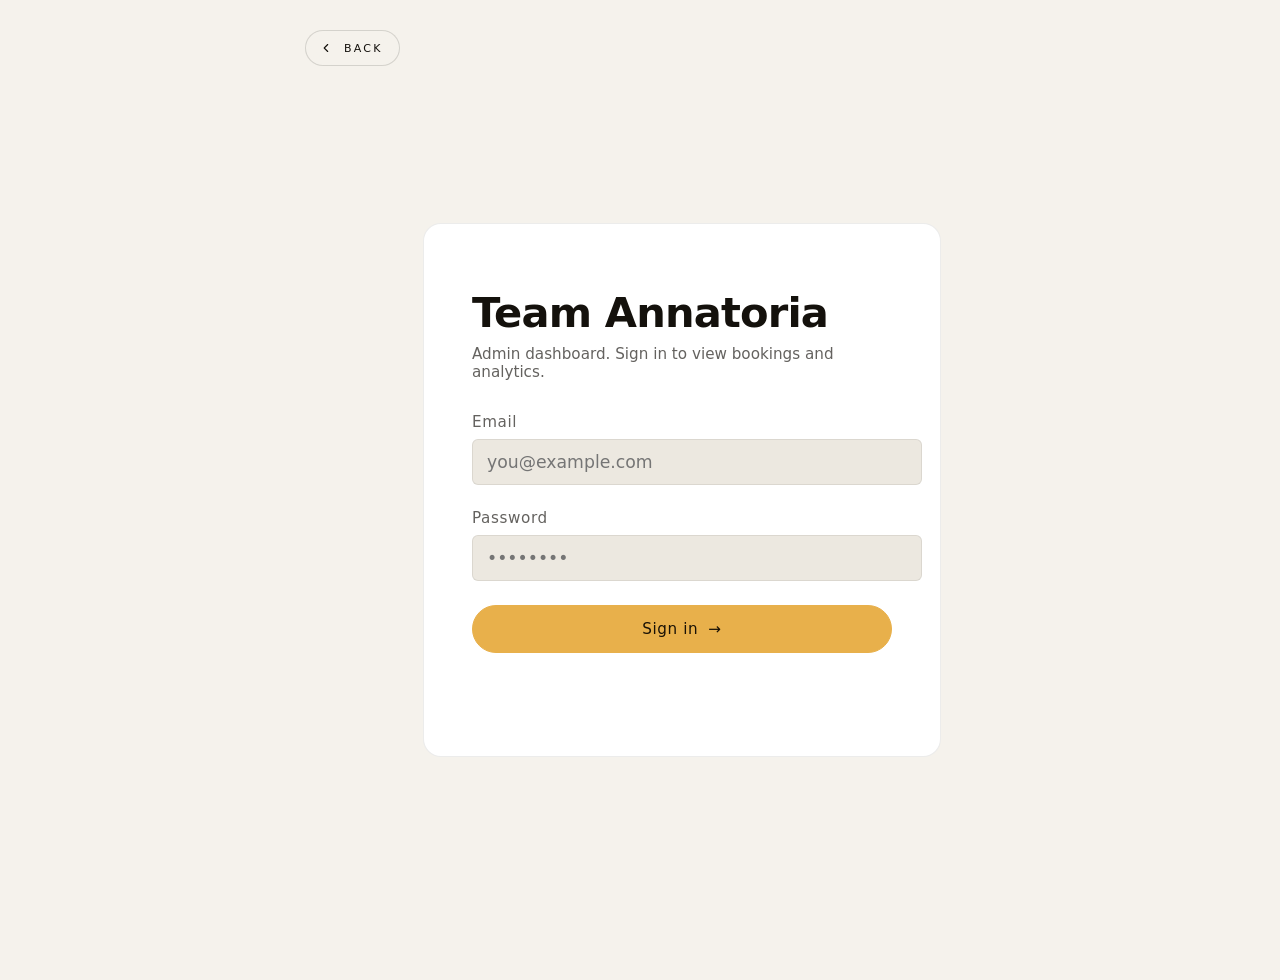
<file: admin.html>
<!doctype html>
<html lang="en">
  <head>
    <meta charset="utf-8" />
    <meta name="viewport" content="width=device-width, initial-scale=1" />
    <title>Admin — Team Annatoria</title>
    <meta
      name="description"
      content="Private admin dashboard for Team Annatoria."
    />
    <meta name="robots" content="noindex, nofollow, noarchive, nosnippet" />
    <meta name="theme-color" content="#0a0a0a" />
    <meta name="color-scheme" content="dark light" />

    <link
      href="./assets/mains/Anna_Loading-page1.png"
      rel="shortcut icon"
      type="image/x-icon"
    />
    <link rel="stylesheet" href="./annatoria.css" />
    <link rel="stylesheet" href="./admin.css" />

    <style>
      html {
        background-color: var(--anna-bg);
      }
      body.body-5 {
        background-color: var(--anna-bg);
      }

      /* ============================================================
       THEME TOGGLE — animated switch
       ============================================================ */
      .ann-theme-switch {
        display: inline-flex;
        align-items: center;
        gap: 14px;
        cursor: pointer;
        user-select: none;
      }

      .ann-theme-switch input {
        /* Hide the native checkbox but keep it accessible */
        position: absolute;
        opacity: 0;
        width: 1px;
        height: 1px;
        pointer-events: none;
      }

      /* The track */
      .ann-theme-switch__track {
        position: relative;
        width: 68px;
        height: 36px;
        border-radius: 999px;
        background: var(--anna-bg-3);
        border: 1px solid var(--anna-line-2);
        transition:
          background-color var(--anna-dur) var(--anna-ease),
          border-color var(--anna-dur) var(--anna-ease);
        overflow: hidden;
        flex: 0 0 auto;
      }

      /* Starry texture behind the moon side */
      .ann-theme-switch__track::before {
        content: "";
        position: absolute;
        inset: 0;
        background-image:
          radial-gradient(
            1px 1px at 15% 30%,
            rgba(255, 255, 255, 0.9),
            transparent 60%
          ),
          radial-gradient(
            1px 1px at 28% 70%,
            rgba(255, 255, 255, 0.7),
            transparent 60%
          ),
          radial-gradient(
            1px 1px at 45% 20%,
            rgba(255, 255, 255, 0.8),
            transparent 60%
          ),
          radial-gradient(
            1.5px 1.5px at 60% 60%,
            rgba(255, 255, 255, 0.85),
            transparent 60%
          );
        opacity: 0;
        transition: opacity var(--anna-dur) var(--anna-ease);
        pointer-events: none;
      }
      .ann-theme-switch input:not(:checked) ~ .ann-theme-switch__track::before {
        opacity: 1;
      }

      /* The knob */
      .ann-theme-switch__knob {
        position: absolute;
        top: 3px;
        left: 3px;
        width: 28px;
        height: 28px;
        border-radius: 50%;
        background: var(--anna-text);
        display: inline-flex;
        align-items: center;
        justify-content: center;
        color: var(--anna-bg);
        transition:
          left var(--anna-dur) var(--anna-ease-out),
          background-color var(--anna-dur) var(--anna-ease),
          color var(--anna-dur) var(--anna-ease),
          transform var(--anna-dur) var(--anna-ease-out);
        will-change: left, transform;
      }

      .ann-theme-switch__icon {
        display: block;
        width: 16px;
        height: 16px;
        transition:
          transform var(--anna-dur-slow) var(--anna-ease-out),
          opacity var(--anna-dur-fast) var(--anna-ease);
        position: absolute;
      }

      .ann-theme-switch__icon.moon {
        opacity: 1;
        transform: rotate(0deg);
      }
      .ann-theme-switch__icon.sun {
        opacity: 0;
        transform: rotate(-90deg) scale(0.6);
      }

      /* Checked state */
      .ann-theme-switch input:checked ~ .ann-theme-switch__track {
        background: var(--anna-accent);
        border-color: var(--anna-accent);
      }
      .ann-theme-switch
        input:checked
        ~ .ann-theme-switch__track
        .ann-theme-switch__knob {
        left: 37px;
        background: #ffffff;
        color: #b8741a;
      }
      .ann-theme-switch
        input:checked
        ~ .ann-theme-switch__track
        .ann-theme-switch__icon.moon {
        opacity: 0;
        transform: rotate(90deg) scale(0.6);
      }
      .ann-theme-switch
        input:checked
        ~ .ann-theme-switch__track
        .ann-theme-switch__icon.sun {
        opacity: 1;
        transform: rotate(0deg) scale(1);
      }

      /* Focus ring for keyboard users */
      .ann-theme-switch input:focus-visible ~ .ann-theme-switch__track {
        outline: 2px solid var(--anna-accent);
        outline-offset: 3px;
      }

      /* Hover animation — slight pulse on the knob */
      .ann-theme-switch:hover .ann-theme-switch__knob {
        transform: scale(1.06);
      }

      /* Label text beside the switch */
      .ann-theme-switch__label {
        font-family: var(--anna-font-display);
        font-size: var(--anna-fs-sm);
        color: var(--anna-text);
        letter-spacing: var(--anna-tracking-mid);
        transition: color var(--anna-dur-fast) var(--anna-ease);
      }

      @media (prefers-reduced-motion: reduce) {
        .ann-theme-switch__track,
        .ann-theme-switch__knob,
        .ann-theme-switch__icon,
        .ann-theme-switch__track::before {
          transition: none !important;
        }
      }
      /* ============================================================
       ADMIN — page-specific
       ============================================================ */

      .ann-admin-page {
        min-height: 100vh;
        padding: calc(var(--anna-space-8) + 40px) var(--anna-gutter)
          var(--anna-space-6);
        max-width: 1400px;
        margin: 0 auto;
        overscroll-behavior: contain;
      }

      /* ---------- Topbar ---------- */
      .ann-admin__topbar {
        display: flex;
        justify-content: space-between;
        align-items: flex-end;
        gap: var(--anna-space-4);
        margin-bottom: var(--anna-space-4);
        padding-bottom: var(--anna-space-4);
        border-bottom: 1px solid var(--anna-line);
        flex-wrap: wrap;
      }
      .ann-admin__title-row {
        display: flex;
        align-items: center;
        gap: 14px;
        margin-bottom: 6px;
      }
      .ann-admin__avatar {
        width: 44px;
        height: 44px;
        border-radius: 50%;
        background: var(--anna-bg-2);
        border: 1px solid var(--anna-line-2);
        display: inline-flex;
        align-items: center;
        justify-content: center;
        font-size: 22px;
        line-height: 1;
      }
      .ann-admin__title {
        font-family: var(--anna-font-display);
        font-size: var(--anna-fs-2xl);
        font-weight: 700;
        line-height: var(--anna-lh-tight);
        letter-spacing: -0.03em;
        color: var(--anna-text);
        margin: 0;
      }
      .ann-admin__subtitle {
        color: var(--anna-text-2);
        font-size: var(--anna-fs-sm);
      }

      /* ---------- Tabs ---------- */
      .ann-tabs {
        display: flex;
        gap: 4px;
        border-bottom: 1px solid var(--anna-line);
        margin-bottom: var(--anna-space-5);
        overflow-x: auto;
      }
      .ann-tab {
        position: relative;
        padding: 14px 20px;
        background: transparent;
        border: 0;
        color: var(--anna-text-2);
        font-family: var(--anna-font-display);
        font-size: var(--anna-fs-xs);
        letter-spacing: var(--anna-tracking-wide);
        text-transform: uppercase;
        cursor: pointer;
        white-space: nowrap;
        transition: color var(--anna-dur-fast) var(--anna-ease);
      }
      .ann-tab::after {
        content: "";
        position: absolute;
        left: 20px;
        right: 20px;
        bottom: -1px;
        height: 2px;
        background: var(--anna-accent);
        transform: scaleX(0);
        transform-origin: center;
        transition: transform var(--anna-dur) var(--anna-ease-out);
      }
      .ann-tab:hover {
        color: var(--anna-text);
      }
      .ann-tab.is-active {
        color: var(--anna-text);
      }
      .ann-tab.is-active::after {
        transform: scaleX(1);
      }

      .ann-tab-panel {
        display: none;
      }
      .ann-tab-panel.is-active {
        display: block;
      }

      /* ---------- Toolbar ---------- */
      .ann-admin__toolbar {
        display: flex;
        gap: var(--anna-space-3);
        align-items: center;
        justify-content: space-between;
        flex-wrap: wrap;
        margin-bottom: var(--anna-space-4);
      }
      .ann-admin__search {
        flex: 1 1 260px;
        max-width: 420px;
        position: relative;
      }
      .ann-admin__search input {
        width: 100%;
        background: var(--anna-bg-2);
        border: 1px solid var(--anna-line);
        border-radius: var(--anna-r-pill);
        color: var(--anna-text);
        padding: 12px 18px 12px 42px;
        font-size: var(--anna-fs-sm);
        font-family: var(--anna-font-body);
        transition: border-color var(--anna-dur-fast) var(--anna-ease);
      }
      .ann-admin__search input:focus {
        outline: 0;
        border-color: var(--anna-accent);
      }
      .ann-admin__search svg {
        position: absolute;
        left: 16px;
        top: 50%;
        transform: translateY(-50%);
        width: 16px;
        height: 16px;
        color: var(--anna-text-3);
        pointer-events: none;
      }
      .ann-admin__filters {
        display: flex;
        gap: 8px;
        flex-wrap: wrap;
      }
      .ann-admin__filter {
        padding: 8px 14px;
        border-radius: var(--anna-r-pill);
        border: 1px solid var(--anna-line);
        background: transparent;
        color: var(--anna-text-2);
        font-family: var(--anna-font-display);
        font-size: var(--anna-fs-xs);
        letter-spacing: var(--anna-tracking-wide);
        text-transform: uppercase;
        cursor: pointer;
        transition: all var(--anna-dur-fast) var(--anna-ease);
      }
      .ann-admin__filter:hover {
        border-color: var(--anna-line-2);
        color: var(--anna-text);
      }
      .ann-admin__filter.is-active {
        border-color: var(--anna-accent);
        color: var(--anna-accent);
      }
      .ann-admin__filter .count {
        color: var(--anna-text-3);
        margin-left: 6px;
      }

      /* ---------- Table ---------- */
      .ann-admin__table-wrap {
        border: 1px solid var(--anna-line);
        border-radius: var(--anna-r-lg);
        background: var(--anna-surface);
        overflow: hidden;
      }
      .ann-admin__table {
        width: 100%;
        border-collapse: collapse;
        font-size: var(--anna-fs-sm);
      }
      .ann-admin__table th,
      .ann-admin__table td {
        text-align: left;
        padding: 16px 18px;
        border-bottom: 1px solid var(--anna-line);
        vertical-align: middle;
      }
      .ann-admin__table th {
        background: var(--anna-bg-2);
        color: var(--anna-text-3);
        font-weight: 500;
        font-family: var(--anna-font-display);
        letter-spacing: var(--anna-tracking-wide);
        text-transform: uppercase;
        font-size: var(--anna-fs-xs);
        position: sticky;
        top: 0;
        z-index: 1;
      }
      .ann-admin__table tbody tr {
        cursor: pointer;
        transition: background-color var(--anna-dur-fast) var(--anna-ease);
      }
      .ann-admin__table tbody tr:hover {
        background: var(--anna-bg-2);
      }
      .ann-admin__table tbody tr:last-child td {
        border-bottom: 0;
      }
      .ann-admin__name {
        color: var(--anna-text);
        font-weight: 500;
      }
      .ann-admin__email {
        color: var(--anna-text-3);
        font-size: var(--anna-fs-xs);
        margin-top: 2px;
      }
      .ann-admin__date {
        color: var(--anna-text-2);
        font-size: var(--anna-fs-xs);
        white-space: nowrap;
      }

      .ann-admin__status {
        display: inline-flex;
        align-items: center;
        gap: 6px;
        padding: 4px 10px;
        border-radius: var(--anna-r-pill);
        font-size: var(--anna-fs-xs);
        letter-spacing: var(--anna-tracking-mid);
        border: 1px solid var(--anna-line-2);
        text-transform: uppercase;
        white-space: nowrap;
      }
      .ann-admin__status::before {
        content: "";
        width: 6px;
        height: 6px;
        border-radius: 50%;
        background: currentColor;
      }
      .ann-admin__status[data-status="new"] {
        color: var(--anna-accent);
        border-color: var(--anna-accent);
      }
      .ann-admin__status[data-status="read"] {
        color: var(--anna-text-2);
      }
      .ann-admin__status[data-status="accepted"] {
        color: #6cd28a;
        border-color: #6cd28a;
      }
      .ann-admin__status[data-status="declined"] {
        color: var(--anna-danger);
        border-color: var(--anna-danger);
      }

      .ann-admin__row-actions {
        display: inline-flex;
        gap: 6px;
        align-items: center;
      }
      .ann-admin__icon-btn {
        width: 32px;
        height: 32px;
        border-radius: var(--anna-r-pill);
        border: 1px solid var(--anna-line);
        background: transparent;
        color: var(--anna-text-2);
        cursor: pointer;
        display: inline-flex;
        align-items: center;
        justify-content: center;
        transition: all var(--anna-dur-fast) var(--anna-ease);
      }
      .ann-admin__icon-btn:hover {
        color: var(--anna-text);
        border-color: var(--anna-text);
      }
      .ann-admin__icon-btn.is-danger:hover {
        color: var(--anna-danger);
        border-color: var(--anna-danger);
      }
      .ann-admin__icon-btn svg {
        width: 14px;
        height: 14px;
        display: block;
      }

      .ann-admin__empty {
        padding: var(--anna-space-7) var(--anna-space-4);
        text-align: center;
        color: var(--anna-text-2);
        font-size: var(--anna-fs-sm);
      }

      /* ---------- Login ---------- */
      .ann-admin__login-wrap {
        min-height: 100vh;
        display: flex;
        align-items: center;
        justify-content: center;
        padding: var(--anna-space-4);
      }
      .ann-admin__login {
        max-width: 420px;
        width: 100%;
        padding: var(--anna-space-6) var(--anna-space-5);
        background: var(--anna-surface);
        border: 1px solid var(--anna-line);
        border-radius: var(--anna-r-lg);
      }
      .ann-admin__login h1 {
        font-family: var(--anna-font-display);
        font-size: var(--anna-fs-xl);
        color: var(--anna-text);
        margin: 0 0 8px;
        letter-spacing: -0.02em;
      }
      .ann-admin__login p {
        color: var(--anna-text-2);
        font-size: var(--anna-fs-sm);
        margin: 0 0 var(--anna-space-4);
      }
      .ann-admin__login .ann-field {
        margin-bottom: var(--anna-space-3);
      }
      .ann-admin__login .ann-btn {
        width: 100%;
        justify-content: center;
      }
      .ann-admin__login-error {
        color: var(--anna-danger);
        font-size: var(--anna-fs-sm);
        margin-top: var(--anna-space-2);
        min-height: 1.5em;
      }

      /* ---------- Drawer ---------- */
      .ann-drawer-backdrop {
        position: fixed;
        inset: 0;
        z-index: 9400;
        background: rgba(5, 5, 5, 0.6);
        -webkit-backdrop-filter: blur(4px);
        backdrop-filter: blur(4px);
        opacity: 0;
        pointer-events: none;
        transition: opacity var(--anna-dur) var(--anna-ease);
      }
      .ann-drawer-backdrop.is-open {
        opacity: 1;
        pointer-events: auto;
      }
      .ann-drawer {
        position: fixed;
        inset: 0 0 0 auto;
        width: min(600px, 100vw);
        z-index: 9500;
        background: var(--anna-bg-2);
        border-left: 1px solid var(--anna-line);
        transform: translateX(100%);
        transition: transform var(--anna-dur-slow) var(--anna-ease-out);
        display: flex;
        flex-direction: column;
        overflow: hidden;
      }
      .ann-drawer.is-open {
        transform: none;
      }
      .ann-drawer__head {
        display: flex;
        justify-content: space-between;
        align-items: flex-start;
        gap: var(--anna-space-3);
        padding: var(--anna-space-5) var(--anna-space-4) var(--anna-space-4);
        border-bottom: 1px solid var(--anna-line);
      }
      .ann-drawer__title {
        font-family: var(--anna-font-display);
        font-size: var(--anna-fs-xl);
        color: var(--anna-text);
        margin: 0 0 6px;
        letter-spacing: -0.02em;
        word-break: break-word;
      }
      .ann-drawer__subtitle {
        color: var(--anna-text-2);
        font-size: var(--anna-fs-sm);
      }
      .ann-drawer__close {
        width: 40px;
        height: 40px;
        border-radius: var(--anna-r-pill);
        border: 1px solid var(--anna-line-2);
        background: transparent;
        color: var(--anna-text);
        cursor: pointer;
        flex: 0 0 auto;
        transition: all var(--anna-dur-fast) var(--anna-ease);
      }
      .ann-drawer__close:hover {
        background: var(--anna-text);
        color: #0a0a0a;
      }
      .ann-drawer__body {
        flex: 1 1 auto;
        overflow-y: auto;
        overscroll-behavior: contain;
        -webkit-overflow-scrolling: touch;
        padding: var(--anna-space-4);
        display: flex;
        flex-direction: column;
        gap: var(--anna-space-3);
      }
      .ann-drawer__group {
        border: 1px solid var(--anna-line);
        border-radius: var(--anna-r-md);
        background: var(--anna-surface);
        overflow: hidden;
      }
      .ann-drawer__group-title {
        padding: 12px 16px;
        background: var(--anna-bg-3);
        border-bottom: 1px solid var(--anna-line);
        font-family: var(--anna-font-display);
        font-size: var(--anna-fs-xs);
        letter-spacing: var(--anna-tracking-wide);
        text-transform: uppercase;
        color: var(--anna-text-3);
      }
      .ann-drawer__rows {
        padding: 6px 0;
      }
      .ann-drawer__row {
        display: grid;
        grid-template-columns: 180px 1fr;
        gap: 16px;
        padding: 10px 16px;
        border-bottom: 1px solid var(--anna-line);
      }
      .ann-drawer__row:last-child {
        border-bottom: 0;
      }
      .ann-drawer__row dt {
        color: var(--anna-text-3);
        font-size: var(--anna-fs-xs);
        letter-spacing: var(--anna-tracking-mid);
        text-transform: uppercase;
        align-self: start;
        padding-top: 2px;
      }
      .ann-drawer__row dd {
        margin: 0;
        color: var(--anna-text);
        font-size: var(--anna-fs-sm);
        line-height: 1.6;
        word-break: break-word;
        white-space: pre-wrap;
      }
      .ann-drawer__row dd a {
        color: var(--anna-accent);
      }

      .ann-drawer__status-row {
        display: flex;
        gap: 8px;
        flex-wrap: wrap;
      }
      .ann-drawer__status-btn {
        padding: 8px 14px;
        border-radius: var(--anna-r-pill);
        border: 1px solid var(--anna-line);
        background: transparent;
        color: var(--anna-text-2);
        font-family: var(--anna-font-display);
        font-size: var(--anna-fs-xs);
        letter-spacing: var(--anna-tracking-wide);
        text-transform: uppercase;
        cursor: pointer;
        transition: all var(--anna-dur-fast) var(--anna-ease);
      }
      .ann-drawer__status-btn:hover {
        border-color: var(--anna-line-2);
        color: var(--anna-text);
      }
      .ann-drawer__status-btn.is-active[data-set-status="new"] {
        background: var(--anna-accent);
        color: #1a1206;
        border-color: var(--anna-accent);
      }
      .ann-drawer__status-btn.is-active[data-set-status="read"] {
        background: var(--anna-text);
        color: #0a0a0a;
        border-color: var(--anna-text);
      }
      .ann-drawer__status-btn.is-active[data-set-status="accepted"] {
        background: #6cd28a;
        color: #0a2a13;
        border-color: #6cd28a;
      }
      .ann-drawer__status-btn.is-active[data-set-status="declined"] {
        background: var(--anna-danger);
        color: #2a0a0a;
        border-color: var(--anna-danger);
      }

      .ann-drawer__notes {
        width: 100%;
        min-height: 120px;
        background: var(--anna-bg);
        border: 1px solid var(--anna-line);
        border-radius: var(--anna-r-sm);
        color: var(--anna-text);
        padding: 12px 14px;
        font-family: var(--anna-font-body);
        font-size: var(--anna-fs-sm);
        line-height: 1.6;
        resize: vertical;
      }
      .ann-drawer__notes:focus {
        outline: 0;
        border-color: var(--anna-accent);
      }
      .ann-drawer__notes-actions {
        display: flex;
        justify-content: flex-end;
        gap: 8px;
        margin-top: 10px;
      }
      .ann-drawer__foot {
        flex: 0 0 auto;
        padding: var(--anna-space-3) var(--anna-space-4);
        border-top: 1px solid var(--anna-line);
        display: flex;
        justify-content: space-between;
        gap: var(--anna-space-3);
        background: var(--anna-bg);
      }

      /* ---------- Modal ---------- */
      .ann-modal-backdrop {
        position: fixed;
        inset: 0;
        z-index: 9600;
        background: rgba(5, 5, 5, 0.7);
        -webkit-backdrop-filter: blur(6px);
        backdrop-filter: blur(6px);
        display: flex;
        align-items: center;
        justify-content: center;
        padding: var(--anna-space-4);
        opacity: 0;
        pointer-events: none;
        transition: opacity var(--anna-dur) var(--anna-ease);
      }
      .ann-modal-backdrop.is-open {
        opacity: 1;
        pointer-events: auto;
      }
      .ann-modal {
        max-width: 420px;
        width: 100%;
        padding: var(--anna-space-5);
        background: var(--anna-surface);
        border: 1px solid var(--anna-line-2);
        border-radius: var(--anna-r-lg);
        box-shadow: 0 30px 80px rgba(0, 0, 0, 0.6);
      }
      .ann-modal h3 {
        font-family: var(--anna-font-display);
        font-size: var(--anna-fs-lg);
        color: var(--anna-text);
        margin: 0 0 8px;
        letter-spacing: -0.01em;
      }
      .ann-modal p {
        color: var(--anna-text-2);
        font-size: var(--anna-fs-sm);
        line-height: 1.6;
        margin: 0 0 var(--anna-space-4);
      }
      .ann-modal__actions {
        display: flex;
        gap: 10px;
        justify-content: flex-end;
      }
      .ann-btn.danger {
        background: var(--anna-danger);
        border-color: var(--anna-danger);
        color: #2a0a0a;
      }
      .ann-btn.danger:hover {
        background: #c74e4e;
        border-color: #c74e4e;
        color: #2a0a0a;
      }

      /* ============================================================
       ANALYTICS
       ============================================================ */
      .ann-analytics__range {
        display: inline-flex;
        padding: 4px;
        border-radius: var(--anna-r-pill);
        border: 1px solid var(--anna-line);
        background: var(--anna-bg-2);
        margin-bottom: var(--anna-space-5);
      }
      .ann-analytics__range button {
        padding: 8px 16px;
        border-radius: var(--anna-r-pill);
        border: 0;
        background: transparent;
        color: var(--anna-text-2);
        font-family: var(--anna-font-display);
        font-size: var(--anna-fs-xs);
        letter-spacing: var(--anna-tracking-wide);
        text-transform: uppercase;
        cursor: pointer;
        transition: all var(--anna-dur-fast) var(--anna-ease);
      }
      .ann-analytics__range button:hover {
        color: var(--anna-text);
      }
      .ann-analytics__range button.is-active {
        background: var(--anna-accent);
        color: #1a1206;
      }

      .ann-overview {
        border: 1px solid var(--anna-line);
        border-radius: var(--anna-r-lg);
        background: linear-gradient(
          135deg,
          var(--anna-surface) 0%,
          var(--anna-bg-2) 100%
        );
        padding: var(--anna-space-5);
        margin-bottom: var(--anna-space-5);
      }
      .ann-overview__label {
        font-family: var(--anna-font-display);
        font-size: var(--anna-fs-xs);
        letter-spacing: var(--anna-tracking-wide);
        text-transform: uppercase;
        color: var(--anna-accent);
        margin-bottom: 10px;
      }
      .ann-overview__value {
        font-family: var(--anna-font-display);
        font-size: clamp(2.4rem, 1.6rem + 3vw, 4rem);
        font-weight: 700;
        color: var(--anna-text);
        letter-spacing: -0.03em;
        line-height: 1;
        margin: 0 0 10px;
      }
      .ann-overview__insight {
        font-size: var(--anna-fs-base);
        color: var(--anna-text-2);
        line-height: 1.55;
        max-width: 70ch;
        font-style: italic;
        border-left: 2px solid var(--anna-accent);
        padding-left: 16px;
        margin-top: var(--anna-space-3);
      }

      .ann-plat-grid {
        display: grid;
        grid-template-columns: 1fr 1fr;
        gap: var(--anna-space-4);
        margin-bottom: var(--anna-space-5);
      }
      @media (max-width: 900px) {
        .ann-plat-grid {
          grid-template-columns: 1fr;
        }
      }

      .ann-plat {
        border: 1px solid var(--anna-line);
        border-radius: var(--anna-r-lg);
        background: var(--anna-surface);
        padding: var(--anna-space-5);
        display: flex;
        flex-direction: column;
        gap: var(--anna-space-4);
        transition: border-color var(--anna-dur) var(--anna-ease);
      }
      .ann-plat:hover {
        border-color: var(--anna-line-2);
      }

      .ann-plat__head {
        display: flex;
        justify-content: space-between;
        align-items: center;
        gap: 16px;
      }
      .ann-plat__brand {
        display: flex;
        align-items: center;
        gap: 12px;
      }
      .ann-plat__brand svg {
        width: 24px;
        height: 24px;
      }
      .ann-plat__name {
        font-family: var(--anna-font-display);
        font-size: var(--anna-fs-base);
        color: var(--anna-text);
      }
      .ann-plat__handle {
        font-size: var(--anna-fs-xs);
        color: var(--anna-text-3);
        margin-top: 2px;
      }
      .ann-plat__trend {
        display: inline-flex;
        align-items: center;
        gap: 6px;
        font-size: var(--anna-fs-xs);
        padding: 4px 10px;
        border-radius: var(--anna-r-pill);
        border: 1px solid var(--anna-line-2);
      }
      .ann-plat__trend.up {
        color: #6cd28a;
        border-color: #6cd28a;
      }
      .ann-plat__trend.down {
        color: var(--anna-danger);
        border-color: var(--anna-danger);
      }

      .ann-plat__big {
        font-family: var(--anna-font-display);
        font-size: clamp(1.8rem, 1.4rem + 2vw, 2.6rem);
        font-weight: 700;
        color: var(--anna-text);
        letter-spacing: -0.02em;
        line-height: 1;
      }
      .ann-plat__delta {
        font-size: var(--anna-fs-sm);
        color: #6cd28a;
        margin-top: 6px;
      }
      .ann-plat__delta.is-negative {
        color: var(--anna-danger);
      }

      /* Small metric grid */
      .ann-plat__metrics {
        display: grid;
        grid-template-columns: repeat(3, 1fr);
        gap: 10px;
        padding-top: 14px;
        border-top: 1px solid var(--anna-line);
      }
      .ann-plat__metric {
        display: flex;
        flex-direction: column;
        gap: 4px;
      }
      .ann-plat__metric-label {
        font-size: 10px;
        letter-spacing: 0.14em;
        text-transform: uppercase;
        color: var(--anna-text-3);
      }
      .ann-plat__metric-value {
        font-family: var(--anna-font-display);
        font-size: var(--anna-fs-base);
        color: var(--anna-text);
      }
      .ann-plat__metric-delta {
        font-size: 10px;
        color: #6cd28a;
      }
      .ann-plat__metric-delta.is-negative {
        color: var(--anna-danger);
      }

      /* AI insight quote */
      .ann-plat__insight {
        font-style: italic;
        font-size: var(--anna-fs-sm);
        color: var(--anna-text-2);
        border-left: 2px solid var(--anna-accent);
        padding-left: 14px;
        line-height: 1.55;
      }
      .ann-plat__insight::before {
        content: "AI — ";
        color: var(--anna-accent);
        font-style: normal;
        letter-spacing: 0.14em;
        font-size: 10px;
      }

      /* SVG chart container */
      .ann-chart {
        width: 100%;
        height: 140px;
        display: block;
        overflow: visible;
      }
      .ann-chart__bar {
        fill: var(--anna-accent);
        opacity: 0.35;
        transition: opacity var(--anna-dur-fast) var(--anna-ease);
        cursor: pointer;
      }
      .ann-chart__bar:hover {
        opacity: 0.85;
      }
      .ann-chart__bar.is-last {
        opacity: 1;
      }
      .ann-chart__line {
        fill: none;
        stroke: var(--anna-accent);
        stroke-width: 2;
        stroke-linecap: round;
        stroke-linejoin: round;
      }
      .ann-chart__dot {
        fill: var(--anna-accent);
      }
      .ann-chart__axis {
        stroke: var(--anna-line-2);
        stroke-width: 1;
      }
      .ann-chart__label {
        fill: var(--anna-text-3);
        font-size: 9px;
        font-family: var(--anna-font-display);
        letter-spacing: 0.1em;
        text-transform: uppercase;
      }

      /* Top posts */
      .ann-posts {
        border: 1px solid var(--anna-line);
        border-radius: var(--anna-r-lg);
        background: var(--anna-surface);
        padding: var(--anna-space-5);
      }
      .ann-posts__title {
        font-family: var(--anna-font-display);
        font-size: var(--anna-fs-base);
        color: var(--anna-text);
        margin: 0 0 var(--anna-space-3);
      }
      .ann-posts__grid {
        display: grid;
        grid-template-columns: repeat(3, 1fr);
        gap: var(--anna-space-3);
      }
      @media (max-width: 700px) {
        .ann-posts__grid {
          grid-template-columns: 1fr 1fr;
        }
      }
      .ann-post {
        position: relative;
        border-radius: var(--anna-r-md);
        overflow: hidden;
        aspect-ratio: 1 / 1;
        background: var(--anna-bg-2);
      }
      .ann-post img {
        width: 100%;
        height: 100%;
        object-fit: cover;
        display: block;
        transition: transform var(--anna-dur-slow) var(--anna-ease-out);
      }
      .ann-post:hover img {
        transform: scale(1.05);
      }
      .ann-post__overlay {
        position: absolute;
        inset: auto 0 0 0;
        padding: 12px;
        background: linear-gradient(to top, rgba(0, 0, 0, 0.85), transparent);
        display: flex;
        justify-content: space-between;
        align-items: flex-end;
        gap: 8px;
      }
      .ann-post__stat {
        display: inline-flex;
        align-items: center;
        gap: 4px;
        font-size: 11px;
        color: var(--anna-text);
        font-family: var(--anna-font-display);
      }
      .ann-post__stat svg {
        width: 12px;
        height: 12px;
      }
      .ann-post__engagement {
        font-size: 10px;
        color: var(--anna-accent);
        letter-spacing: 0.1em;
        font-family: var(--anna-font-display);
      }

      /* ============================================================
       CUSTOMIZATION PANEL
       ============================================================ */
      .ann-prefs-fab {
        position: fixed;
        top: 24px;
        right: 24px;
        z-index: 9700;
        width: 44px;
        height: 44px;
        border-radius: var(--anna-r-pill);
        border: 1px solid var(--anna-line-2);
        background: rgba(10, 10, 10, 0.65);
        -webkit-backdrop-filter: blur(12px) saturate(140%);
        backdrop-filter: blur(12px) saturate(140%);
        color: var(--anna-text);
        cursor: pointer;
        display: inline-flex;
        align-items: center;
        justify-content: center;
        transition: all var(--anna-dur-fast) var(--anna-ease);
      }
      .ann-prefs-fab:hover {
        transform: rotate(30deg);
        border-color: var(--anna-accent);
        color: var(--anna-accent);
      }
      .ann-prefs-fab svg {
        width: 20px;
        height: 20px;
      }

      .ann-prefs {
        position: fixed;
        top: 0;
        right: 0;
        bottom: 0;
        width: min(400px, 100vw);
        z-index: 9800;
        background: var(--anna-bg-2);
        border-left: 1px solid var(--anna-line);
        transform: translateX(100%);
        transition: transform var(--anna-dur-slow) var(--anna-ease-out);
        display: flex;
        flex-direction: column;
      }
      .ann-prefs.is-open {
        transform: none;
      }
      .ann-prefs__head {
        display: flex;
        justify-content: space-between;
        align-items: flex-start;
        padding: var(--anna-space-5) var(--anna-space-4) var(--anna-space-4);
        border-bottom: 1px solid var(--anna-line);
      }
      .ann-prefs__title {
        font-family: var(--anna-font-display);
        font-size: var(--anna-fs-xl);
        color: var(--anna-text);
        margin: 0 0 4px;
        letter-spacing: -0.02em;
      }
      .ann-prefs__sub {
        color: var(--anna-text-3);
        font-size: var(--anna-fs-xs);
        letter-spacing: 0.1em;
        text-transform: uppercase;
      }
      .ann-prefs__close {
        width: 36px;
        height: 36px;
        border-radius: var(--anna-r-pill);
        border: 1px solid var(--anna-line-2);
        background: transparent;
        color: var(--anna-text);
        cursor: pointer;
        transition: all var(--anna-dur-fast) var(--anna-ease);
      }
      .ann-prefs__close:hover {
        background: var(--anna-text);
        color: #0a0a0a;
      }

      .ann-prefs__body {
        flex: 1 1 auto;
        overflow-y: auto;
        overscroll-behavior: contain;
        padding: var(--anna-space-4);
        display: flex;
        flex-direction: column;
        gap: var(--anna-space-5);
      }

      .ann-prefs__section {
        display: flex;
        flex-direction: column;
        gap: 10px;
      }
      .ann-prefs__label {
        font-family: var(--anna-font-display);
        font-size: var(--anna-fs-xs);
        letter-spacing: var(--anna-tracking-wide);
        text-transform: uppercase;
        color: var(--anna-text-3);
      }

      /* Accent swatches */
      .ann-swatches {
        display: flex;
        flex-wrap: wrap;
        gap: 10px;
      }
      .ann-swatch {
        width: 34px;
        height: 34px;
        border-radius: 50%;
        border: 2px solid transparent;
        cursor: pointer;
        padding: 0;
        transition:
          transform var(--anna-dur-fast) var(--anna-ease),
          border-color var(--anna-dur-fast) var(--anna-ease);
        position: relative;
      }
      .ann-swatch:hover {
        transform: scale(1.1);
      }
      .ann-swatch.is-active {
        border-color: var(--anna-text);
      }
      .ann-swatch.is-active::after {
        content: "";
        position: absolute;
        inset: 4px;
        border-radius: 50%;
        border: 1px solid rgba(255, 255, 255, 0.5);
      }

      /* Density / theme buttons */
      .ann-pref-options {
        display: flex;
        gap: 8px;
        flex-wrap: wrap;
      }
      .ann-pref-option {
        padding: 10px 16px;
        border-radius: var(--anna-r-pill);
        border: 1px solid var(--anna-line);
        background: transparent;
        color: var(--anna-text-2);
        font-family: var(--anna-font-display);
        font-size: var(--anna-fs-xs);
        letter-spacing: var(--anna-tracking-wide);
        text-transform: uppercase;
        cursor: pointer;
        transition: all var(--anna-dur-fast) var(--anna-ease);
      }
      .ann-pref-option:hover {
        border-color: var(--anna-line-2);
        color: var(--anna-text);
      }
      .ann-pref-option.is-active {
        border-color: var(--anna-accent);
        color: var(--anna-accent);
      }

      /* Display name + emoji */
      .ann-prefs__row {
        /* display: grid;
        grid-template-columns: 80px 1fr; */
        gap: 10px;
      }
      .ann-prefs__row input {
        width: 100%;
        background: var(--anna-bg);
        border: 1px solid var(--anna-line);
        border-radius: var(--anna-r-sm);
        color: var(--anna-text);
        padding: 10px 12px;
        font-family: var(--anna-font-body);
        font-size: var(--anna-fs-sm);
      }
      .ann-prefs__row input:focus {
        outline: 0;
        border-color: var(--anna-accent);
      }

      /* Toggle */
      .ann-toggle {
        display: flex;
        align-items: center;
        justify-content: space-between;
        padding: 12px 14px;
        border: 1px solid var(--anna-line);
        border-radius: var(--anna-r-sm);
        cursor: pointer;
        transition: border-color var(--anna-dur-fast) var(--anna-ease);
      }
      .ann-toggle:hover {
        border-color: var(--anna-line-2);
      }
      .ann-toggle input {
        display: none;
      }
      .ann-toggle__track {
        width: 40px;
        height: 22px;
        border-radius: 999px;
        background: var(--anna-line);
        position: relative;
        transition: background-color var(--anna-dur) var(--anna-ease);
        flex: 0 0 auto;
      }
      .ann-toggle__track::after {
        content: "";
        position: absolute;
        top: 3px;
        left: 3px;
        width: 16px;
        height: 16px;
        border-radius: 50%;
        background: var(--anna-text);
        transition: transform var(--anna-dur) var(--anna-ease);
      }
      .ann-toggle input:checked ~ .ann-toggle__track {
        background: var(--anna-accent);
      }
      .ann-toggle input:checked ~ .ann-toggle__track::after {
        transform: translateX(18px);
        background: #1a1206;
      }
      .ann-toggle__label {
        font-size: var(--anna-fs-sm);
        color: var(--anna-text);
      }

      .ann-prefs__footer {
        padding: var(--anna-space-3) var(--anna-space-4);
        border-top: 1px solid var(--anna-line);
        display: flex;
        justify-content: space-between;
        gap: var(--anna-space-3);
        background: var(--anna-bg);
      }

      /* Theme overrides */
      body.anna-theme-dim {
        --anna-bg: #141414;
        --anna-bg-2: #1a1a1a;
        --anna-bg-3: #1f1f1f;
        --anna-surface: #1c1c1c;
        --anna-text: #e5e0d5;
        --anna-text-2: rgba(229, 224, 213, 0.66);
        --anna-text-3: rgba(229, 224, 213, 0.4);
      }
      body.anna-theme-light {
        --anna-bg: #f5f2ec;
        --anna-bg-2: #ece8e0;
        --anna-bg-3: #e2ddd3;
        --anna-surface: #ffffff;
        --anna-line: rgba(0, 0, 0, 0.08);
        --anna-line-2: rgba(0, 0, 0, 0.14);
        --anna-text: #14110c;
        --anna-text-2: rgba(20, 17, 12, 0.66);
        --anna-text-3: rgba(20, 17, 12, 0.4);
        background-color: var(--anna-bg);
      }
      body.anna-theme-light .ann-admin__table th {
        background: var(--anna-bg-3);
      }

      /* Density */
      body.anna-density-compact .ann-admin__table th,
      body.anna-density-compact .ann-admin__table td {
        padding: 10px 12px;
        font-size: var(--anna-fs-xs);
      }
      body.anna-density-spacious .ann-admin__table th,
      body.anna-density-spacious .ann-admin__table td {
        padding: 22px 24px;
      }

      /* Corner style */
      body.anna-corners-sharp {
        --anna-r-lg: 2px;
        --anna-r-md: 2px;
        --anna-r-sm: 2px;
      }
      body.anna-corners-soft {
        --anna-r-lg: 28px;
        --anna-r-md: 20px;
        --anna-r-sm: 12px;
      }

      @media (max-width: 767px) {
        .ann-admin__table thead {
          display: none;
        }
        .ann-admin__table,
        .ann-admin__table tbody,
        .ann-admin__table tr,
        .ann-admin__table td {
          display: block;
          width: 100%;
        }
        .ann-admin__table tr {
          border-bottom: 1px solid var(--anna-line);
          padding: var(--anna-space-3);
        }
        .ann-admin__table tbody tr:last-child {
          border-bottom: 0;
        }
        .ann-admin__table td {
          border: 0;
          padding: 4px 0;
        }
        .ann-admin__table td::before {
          content: attr(data-label) ": ";
          color: var(--anna-text-3);
          font-size: var(--anna-fs-xs);
          letter-spacing: var(--anna-tracking-mid);
          text-transform: uppercase;
          margin-right: 8px;
        }
        .ann-admin__row-actions {
          margin-top: 12px;
        }
        .ann-drawer__row {
          grid-template-columns: 1fr;
          gap: 4px;
          padding: 12px 16px;
        }
      }
    </style>
  </head>

  <body class="body-5">
    <a class="ann-back" href="./index.html" aria-label="Back to home">
      <span class="ann-back__arrow" aria-hidden="true">
        <svg viewBox="0 0 20 20" width="14" height="14" fill="none">
          <path
            d="M11 5 6 10l5 5"
            stroke="currentColor"
            stroke-width="1.6"
            stroke-linecap="round"
            stroke-linejoin="round"
          />
        </svg>
      </span>
      <span>Back</span>
    </a>
    <!-- ============================================================
       LOGIN
       ============================================================ -->
    <div class="ann-admin__login-wrap" data-admin-login>
      <div class="ann-admin__login">
        <h1>Team Annatoria</h1>
        <p>Admin dashboard. Sign in to view bookings and analytics.</p>

        <form autocomplete="on">
          <div class="ann-field">
            <label for="admin-email">Email</label>
            <input
              type="email"
              id="admin-email"
              name="email"
              autocomplete="username"
              placeholder="you@example.com"
              required
            />
          </div>
          <div class="ann-field">
            <label for="admin-password">Password</label>
            <input
              type="password"
              id="admin-password"
              name="password"
              autocomplete="current-password"
              placeholder="••••••••"
              required
            />
          </div>
          <button type="submit" class="ann-btn ann-btn--primary">
            Sign in <span class="ann-btn__arrow">→</span>
          </button>
          <div class="ann-admin__login-error" data-login-error></div>
        </form>
      </div>
    </div>

    <!-- ============================================================
       DASHBOARD
       ============================================================ -->
    <main class="ann-admin-page ann-hidden" data-admin-dashboard data-admin>
      <!-- Prefs floating button -->
      <button class="ann-prefs-fab" data-prefs-open aria-label="Customize">
        <svg
          viewBox="0 0 24 24"
          fill="none"
          stroke="currentColor"
          stroke-width="1.6"
          stroke-linecap="round"
          stroke-linejoin="round"
        >
          <circle cx="12" cy="12" r="3" />
          <path
            d="M19.4 15a1.65 1.65 0 0 0 .33 1.82l.06.06a2 2 0 1 1-2.83 2.83l-.06-.06a1.65 1.65 0 0 0-1.82-.33 1.65 1.65 0 0 0-1 1.51V21a2 2 0 0 1-4 0v-.09A1.65 1.65 0 0 0 9 19.4a1.65 1.65 0 0 0-1.82.33l-.06.06a2 2 0 1 1-2.83-2.83l.06-.06a1.65 1.65 0 0 0 .33-1.82 1.65 1.65 0 0 0-1.51-1H3a2 2 0 0 1 0-4h.09A1.65 1.65 0 0 0 4.6 9a1.65 1.65 0 0 0-.33-1.82l-.06-.06a2 2 0 1 1 2.83-2.83l.06.06a1.65 1.65 0 0 0 1.82.33H9a1.65 1.65 0 0 0 1-1.51V3a2 2 0 0 1 4 0v.09a1.65 1.65 0 0 0 1 1.51 1.65 1.65 0 0 0 1.82-.33l.06-.06a2 2 0 1 1 2.83 2.83l-.06.06a1.65 1.65 0 0 0-.33 1.82V9a1.65 1.65 0 0 0 1.51 1H21a2 2 0 0 1 0 4h-.09a1.65 1.65 0 0 0-1.51 1z"
          />
        </svg>
      </button>

      <div class="ann-admin__topbar">
        <div>
          <div class="ann-admin__title-row">
            <!-- <span  data-prefs-avatar>👑</span> -->
            <img
              class="ann-admin__avatar"
              src="./assets/mains/icons/singer.gif"
              alt=""
            />
            <h1 class="ann-admin__title" data-prefs-title>Team Annatoria</h1>
          </div>
          <div class="ann-admin__subtitle" data-admin-summary>—</div>
        </div>
        <div class="ann-admin__row-actions">
          <button class="ann-btn" data-admin-refresh>
            Refresh
            <span
              class="ann-btn__arrow"
              style="transform: rotate(-90deg); display: inline-block"
              >→</span
            >
          </button>
          <button class="ann-btn" data-admin-logout>Sign out</button>
        </div>
      </div>

      <!-- Tabs -->
      <div class="ann-tabs" role="tablist">
        <button class="ann-tab is-active" role="tab" data-tab="bookings">
          Bookings
        </button>
        <button class="ann-tab" role="tab" data-tab="analytics">
          Analytics
        </button>
      </div>

      <!-- ============================================================
         TAB: Bookings
         ============================================================ -->
      <section class="ann-tab-panel is-active" data-tab-panel="bookings">
        <div class="ann-admin__toolbar">
          <div class="ann-admin__search">
            <svg
              viewBox="0 0 24 24"
              fill="none"
              stroke="currentColor"
              stroke-width="2"
            >
              <circle cx="11" cy="11" r="7" />
              <path d="m20 20-3-3" stroke-linecap="round" />
            </svg>
            <input
              type="search"
              placeholder="Search name, email, event, organization…"
              data-admin-search
            />
          </div>

          <div class="ann-admin__filters" data-admin-filters>
            <button class="ann-admin__filter is-active" data-filter="all">
              All <span class="count" data-count-all>0</span>
            </button>
            <button class="ann-admin__filter" data-filter="new">
              New <span class="count" data-count-new>0</span>
            </button>
            <button class="ann-admin__filter" data-filter="read">
              Read <span class="count" data-count-read>0</span>
            </button>
            <button class="ann-admin__filter" data-filter="accepted">
              Accepted <span class="count" data-count-accepted>0</span>
            </button>
            <button class="ann-admin__filter" data-filter="declined">
              Declined <span class="count" data-count-declined>0</span>
            </button>
          </div>
        </div>

        <div class="ann-admin__table-wrap">
          <table class="ann-admin__table">
            <thead>
              <tr>
                <th>Received</th>
                <th>Name / Email</th>
                <th>Event</th>
                <th>Status</th>
                <th style="text-align: right">Actions</th>
              </tr>
            </thead>
            <tbody data-admin-rows>
              <tr>
                <td colspan="5" class="ann-admin__empty">Loading…</td>
              </tr>
            </tbody>
          </table>
        </div>
      </section>

      <!-- ============================================================
         TAB: Analytics
         ============================================================ -->
      <section class="ann-tab-panel" data-tab-panel="analytics">
        <div class="ann-analytics__range" data-analytics-range>
          <button class="is-active" data-range="7d">7 days</button>
          <button data-range="30d">30 days</button>
          <button data-range="90d">90 days</button>
        </div>

        <div data-analytics-content>
          <div class="ann-admin__empty">Loading analytics…</div>
        </div>
      </section>

      <!-- ============================================================
         DRAWER — booking detail
         ============================================================ -->
      <div class="ann-drawer-backdrop" data-drawer-close></div>

      <aside class="ann-drawer" data-drawer aria-hidden="true">
        <div class="ann-drawer__head">
          <div>
            <h2 class="ann-drawer__title" data-drawer-title>Booking</h2>
            <div class="ann-drawer__subtitle" data-drawer-subtitle>—</div>
          </div>
          <button
            class="ann-drawer__close"
            data-drawer-close
            aria-label="Close"
          >
            ✕
          </button>
        </div>

        <div class="ann-drawer__body" data-drawer-body></div>

        <div class="ann-drawer__foot">
          <button class="ann-btn danger" data-drawer-delete>Delete</button>
          <button class="ann-btn ann-btn--primary" data-drawer-close>
            Close
          </button>
        </div>
      </aside>

      <!-- ============================================================
         DELETE CONFIRM
         ============================================================ -->
      <div class="ann-modal-backdrop" data-confirm>
        <div class="ann-modal">
          <h3>Delete this booking?</h3>
          <p>
            This action cannot be undone. The booking will be permanently
            removed from the system.
          </p>
          <div class="ann-modal__actions">
            <button class="ann-btn" data-confirm-cancel>Cancel</button>
            <button class="ann-btn danger" data-confirm-ok>Delete</button>
          </div>
        </div>
      </div>

      <!-- ============================================================
         PREFERENCES PANEL
         ============================================================ -->
      <div class="ann-drawer-backdrop" data-prefs-backdrop></div>

      <aside class="ann-prefs" data-prefs aria-hidden="true">
        <div class="ann-prefs__head">
          <div>
            <h2 class="ann-prefs__title">Customize</h2>
            <div class="ann-prefs__sub">Your dashboard, your vibe</div>
          </div>
          <button class="ann-prefs__close" data-prefs-close aria-label="Close">
            ✕
          </button>
        </div>

        <div class="ann-prefs__body">
          <!-- Accent -->
          <div class="ann-prefs__section">
            <span class="ann-prefs__label">Accent colour</span>
            <div class="ann-swatches" data-prefs-swatches>
              <button
                class="ann-swatch is-active"
                data-accent="#e8b04b"
                style="background: #e8b04b"
                aria-label="Gold"
              ></button>
              <button
                class="ann-swatch"
                data-accent="#ff6b9d"
                style="background: #ff6b9d"
                aria-label="Pink"
              ></button>
              <button
                class="ann-swatch"
                data-accent="#6cc0ff"
                style="background: #6cc0ff"
                aria-label="Blue"
              ></button>
              <button
                class="ann-swatch"
                data-accent="#6cd28a"
                style="background: #6cd28a"
                aria-label="Green"
              ></button>
              <button
                class="ann-swatch"
                data-accent="#b07cff"
                style="background: #b07cff"
                aria-label="Purple"
              ></button>
              <button
                class="ann-swatch"
                data-accent="#ff8a4c"
                style="background: #ff8a4c"
                aria-label="Orange"
              ></button>
            </div>
          </div>

          <!-- Theme toggle -->
          <div class="ann-prefs__section">
            <span class="ann-prefs__label">Theme</span>

            <label class="ann-theme-switch">
              <input type="checkbox" data-theme-switch />
              <span class="ann-theme-switch__track" aria-hidden="true">
                <span class="ann-theme-switch__knob">
                  <svg
                    class="ann-theme-switch__icon moon"
                    viewBox="0 0 24 24"
                    fill="currentColor"
                    aria-hidden="true"
                  >
                    <path d="M21 12.79A9 9 0 1 1 11.21 3 7 7 0 0 0 21 12.79z" />
                  </svg>
                  <svg
                    class="ann-theme-switch__icon sun"
                    viewBox="0 0 24 24"
                    fill="none"
                    stroke="currentColor"
                    stroke-width="2"
                    stroke-linecap="round"
                    aria-hidden="true"
                  >
                    <circle cx="12" cy="12" r="4" fill="currentColor" />
                    <path
                      d="M12 2v2M12 20v2M4.9 4.9l1.4 1.4M17.7 17.7l1.4 1.4M2 12h2M20 12h2M4.9 19.1l1.4-1.4M17.7 6.3l1.4-1.4"
                    />
                  </svg>
                </span>
              </span>
              <span class="ann-theme-switch__label" data-theme-switch-label
                >Dark</span
              >
            </label>

            <!-- Dim mode kept as a small extra option for those who want it -->
            <div
              class="ann-pref-options"
              style="margin-top: 10px"
              data-prefs-dim
            >
              <button class="ann-pref-option" data-theme="dim">
                Use Dim instead
              </button>
            </div>
          </div>

          <!-- Density -->
          <div class="ann-prefs__section">
            <span class="ann-prefs__label">Density</span>
            <div class="ann-pref-options" data-prefs-density>
              <button class="ann-pref-option" data-density="compact">
                Compact
              </button>
              <button
                class="ann-pref-option is-active"
                data-density="comfortable"
              >
                Comfortable
              </button>
              <button class="ann-pref-option" data-density="spacious">
                Spacious
              </button>
            </div>
          </div>

          <!-- Corners -->
          <div class="ann-prefs__section">
            <span class="ann-prefs__label">Corner style</span>
            <div class="ann-pref-options" data-prefs-corners>
              <button class="ann-pref-option" data-corners="sharp">
                Sharp
              </button>
              <button class="ann-pref-option is-active" data-corners="rounded">
                Rounded
              </button>
              <button class="ann-pref-option" data-corners="soft">Soft</button>
            </div>
          </div>

          <!-- Display name + avatar -->
          <div class="ann-prefs__section">
            <span class="ann-prefs__label">Display name &amp; avatar</span>
            <div class="ann-prefs__row">
              <!-- <input
                type="text"
                data-prefs-avatar-input
                maxlength="2"
                placeholder="👑"
              /> -->

              <input
                type="text"
                data-prefs-name-input
                placeholder="Team Annatoria"
                maxlength="40"
              />
            </div>
          </div>

          <!-- Sound -->
          <div class="ann-prefs__section">
            <span class="ann-prefs__label">Sound</span>
            <label class="ann-toggle">
              <span class="ann-toggle__label">Subtle UI sounds</span>
              <input type="checkbox" data-prefs-sound />
              <span class="ann-toggle__track"></span>
            </label>
          </div>
        </div>

        <div class="ann-prefs__footer">
          <button class="ann-btn" data-prefs-reset>Reset to defaults</button>
          <button class="ann-btn ann-btn--primary" data-prefs-close>
            Done
          </button>
        </div>
      </aside>
    </main>

    <script src="./annatoria.js" defer></script>
  </body>
</html>
</file>
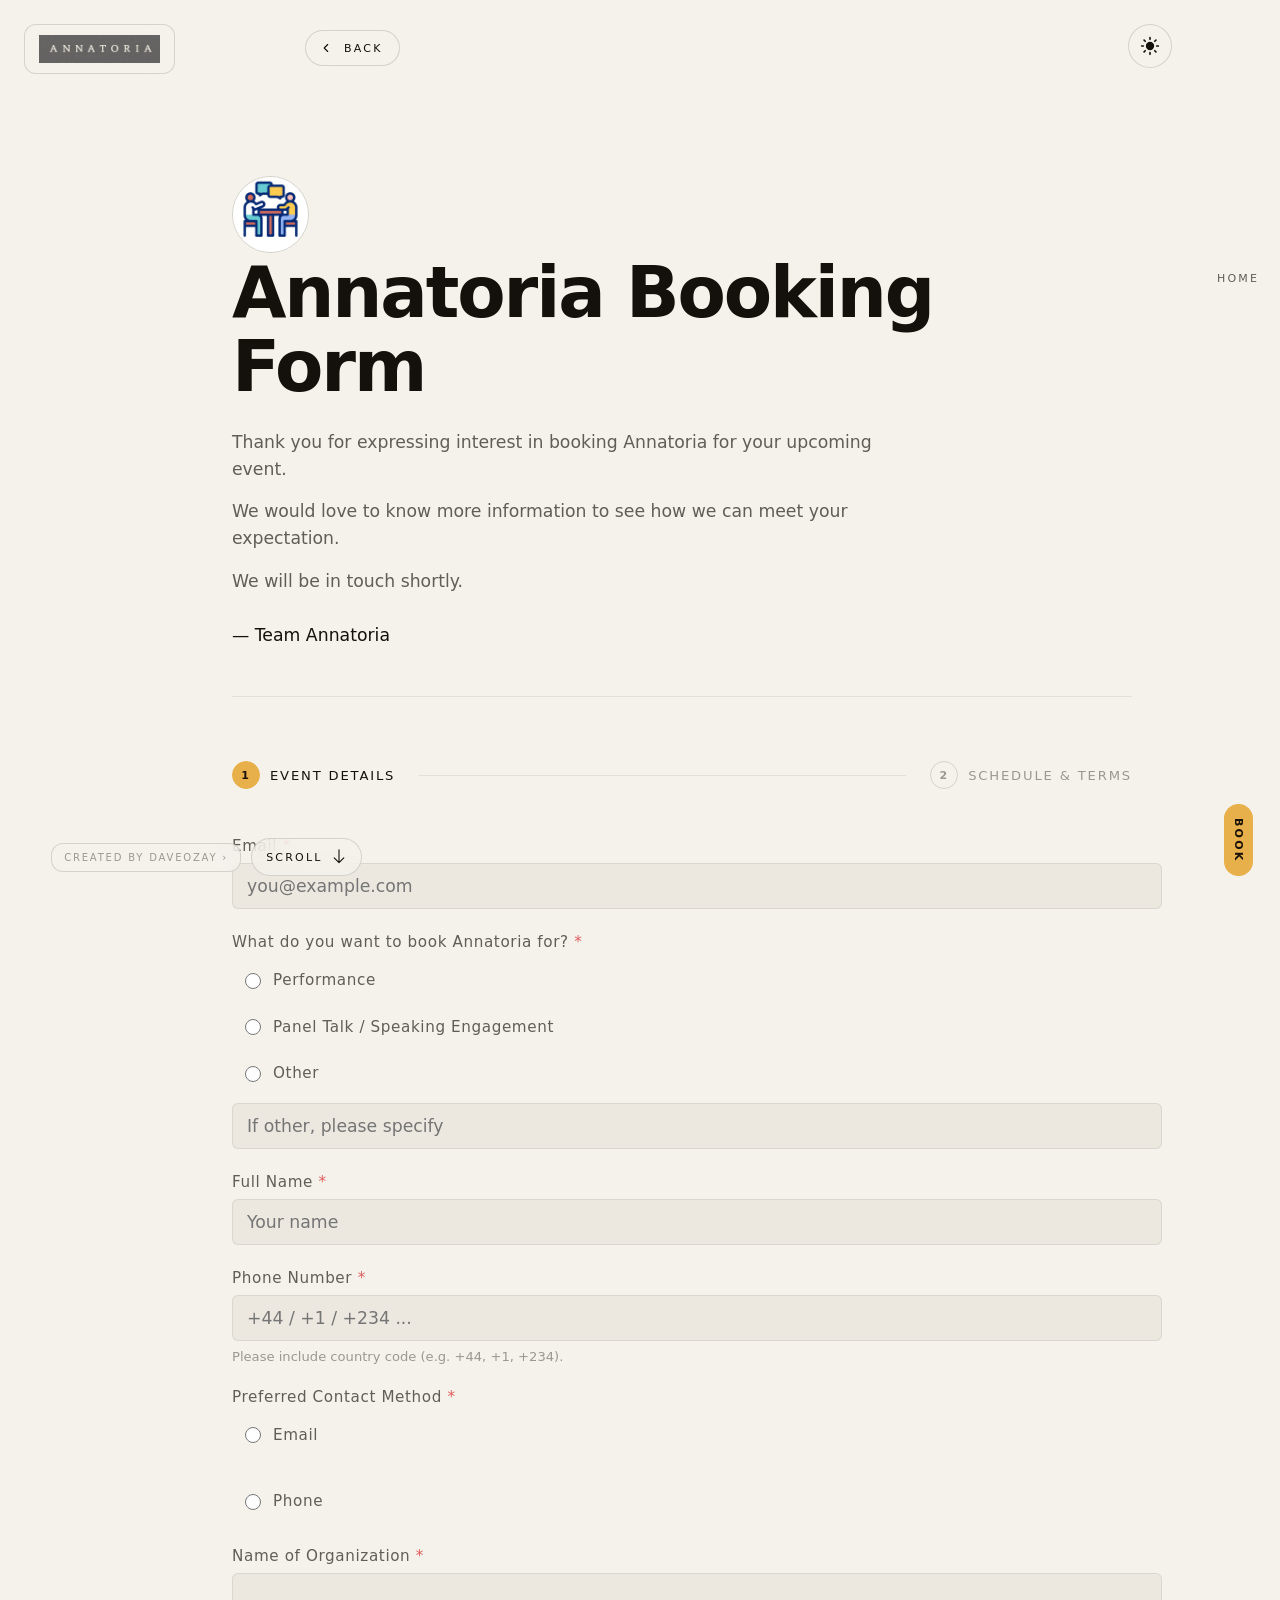
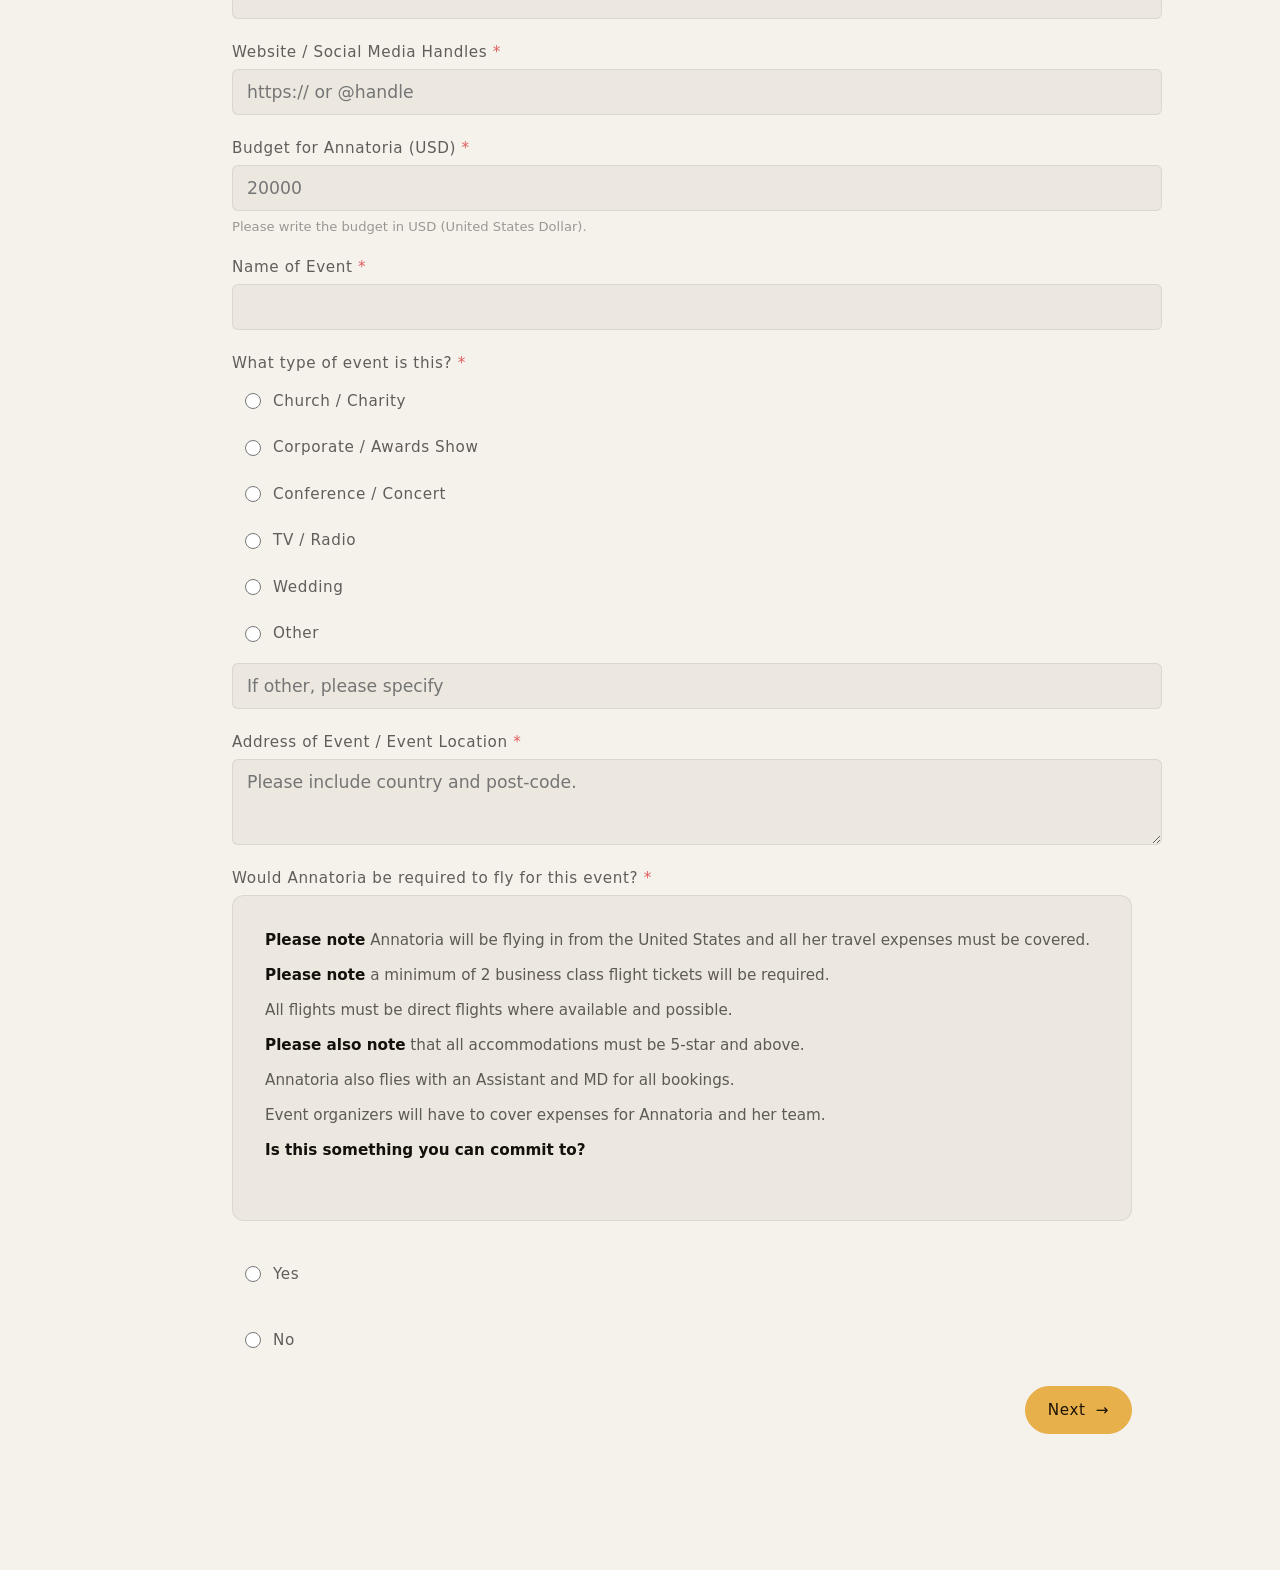
<file: contact.html>
<!doctype html>
<html lang="en">
  <head>
    <meta charset="utf-8" />
    <meta name="viewport" content="width=device-width, initial-scale=1" />
    <title>Book Annatoria — Team Annatoria</title>
    <meta
      name="description"
      content="Enquire about booking Annatoria for performances, speaking engagements, brand partnerships, and collaborations. Team Annatoria will be in touch."
    />
    <meta name="author" content="Team Annatoria" />
    <meta name="theme-color" content="#0a0a0a" />
    <meta name="color-scheme" content="dark light" />
     <link rel="manifest" href="./manifest.json" />
    <link rel="canonical" href="https://annatoria.vercel.app/contact.html" />
    <meta name="robots" content="index, follow" />

    <link
      href="./assets/mains/icons/youtube.svg"
      rel="shortcut icon"
      type="image/x-icon"
    />
    <link
      href="./assets/mains/icons/youtube.svg"
      rel="annatoria-loading-page"
    />

    <link rel="preconnect" href="https://fonts.googleapis.com" />
    <link rel="preconnect" href="https://fonts.gstatic.com" crossorigin />

    <link rel="stylesheet" href="./annatoria.css" />

    <link rel="stylesheet" href="./contact.css" />

    <meta property="og:type" content="website" />
    <meta property="og:site_name" content="Annatoria" />
    <meta property="og:title" content="Book Annatoria — Team Annatoria" />
    <meta
      property="og:description"
      content="Enquire about booking Annatoria for performances, speaking engagements, brand partnerships, and collaborations."
    />
    <meta property="og:url" content="https://annatoria.vercel.app/contact.html" />
    <meta
      property="og:image"
      content="https://annatoria.vercel.app/assets/mains/Anna_Loading-page1.png"
    />
    <meta property="og:image:width" content="1200" />
    <meta property="og:image:height" content="630" />

    <meta name="twitter:card" content="summary_large_image" />
    <meta name="twitter:title" content="Book Annatoria — Team Annatoria" />
    <meta
      name="twitter:description"
      content="Enquire about booking Annatoria for performances, speaking engagements, brand partnerships, and collaborations."
    />
    <meta
      name="twitter:image"
      content="https://annatoria.vercel.app/assets/mains/Anna_Loading-page1.png"
    />

    <link rel="preconnect" href="https://fonts.googleapis.com" />
    <link rel="preconnect" href="https://fonts.gstatic.com" crossorigin />

    <script type="application/ld+json">
      {
        "@context": "https://schema.org",
        "@type": "ContactPage",
        "name": "Book Annatoria",
        "url": "https://annatoria.vercel.app/contact.html",
        "description": "Booking enquiry form for Annatoria.",
        "mainEntity": {
          "@type": "Organization",
          "name": "Team Annatoria",
          "email": "annatoria@gmail.com"
        }
      }
    </script>
  </head>

  <body class="body-5">
    <button class="ann-theme-btn" data-theme-toggle aria-label="Toggle theme">
      <svg
        class="ann-theme-btn__icon moon"
        viewBox="0 0 24 24"
        fill="currentColor"
        aria-hidden="true"
      >
        <path d="M21 12.79A9 9 0 1 1 11.21 3 7 7 0 0 0 21 12.79z" />
      </svg>
      <svg
        class="ann-theme-btn__icon sun"
        viewBox="0 0 24 24"
        fill="none"
        stroke="currentColor"
        stroke-width="2"
        stroke-linecap="round"
        aria-hidden="true"
      >
        <circle cx="12" cy="12" r="4" fill="currentColor" />
        <path
          d="M12 2v2M12 20v2M4.9 4.9l1.4 1.4M17.7 17.7l1.4 1.4M2 12h2M20 12h2M4.9 19.1l1.4-1.4M17.7 6.3l1.4-1.4"
        />
      </svg>
    </button>

    <a class="ann-back" href="./index.html" aria-label="Back to home">
      <span class="ann-back__arrow" aria-hidden="true">
        <svg viewBox="0 0 20 20" width="14" height="14" fill="none">
          <path
            d="M11 5 6 10l5 5"
            stroke="currentColor"
            stroke-width="1.6"
            stroke-linecap="round"
            stroke-linejoin="round"
          />
        </svg>
      </span>
      <span>Back</span>
    </a>
    <!-- Brand logo (top-left, follows on scroll) -->
    <a
      href="./index.html"
      class="ann-brand-fixed"
      aria-label="Annatoria — home"
    >
      <img src="./assets/mains/anna_logo.jpeg" alt="Annatoria" />
    </a>

    <!-- Mobile menu toggle -->
    <button
      class="ann-menu-btn"
      aria-label="Open menu"
      aria-expanded="false"
      aria-controls="ann-mobile-menu"
    >
      <span></span><span></span><span></span>
    </button>

    <!-- Side rail nav -->
    <aside class="ann-side" id="ann-mobile-menu" aria-label="Primary">
      <div class="ann-side__inner">
        <nav class="ann-side__nav">
          <a class="ann-side__link" href="./index.html">Home</a>
          <!-- <a class="ann-side__link" href="index.html#music">Music</a>
          <a class="ann-side__link" href="index.html#moments">Moments</a>
          <a class="ann-side__link" href="index.html#awards">Awards</a>
          <a class="ann-side__link" href="index.html#stories">Stories</a>
          <a class="ann-side__link" href="index.html#events">Events</a> -->
        </nav>

        <div class="ann-side__foot">
          <a class="ann-side__cta" href="contact.html" aria-current="page"
            >Book</a
          >
          <!-- <a class="ann-side__link small" href="admin.html">Admin</a> -->
        </div>
      </div>
    </aside>

    <!-- ============================================================
       BOOKING FORM
       ============================================================ -->
    <main class="ann-contact">
      <header class="ann-contact__header">
        <div class="testing">
          <img
            class="icon_convo"
            src="./assets/mains/icons/coexistence.gif"
            alt=""
          />
          <h1 class="ann-contact__title">Annatoria Booking Form</h1>
        </div>
        <p class="ann-contact__intro">
          Thank you for expressing interest in booking Annatoria for your
          upcoming event.
        </p>
        <p class="ann-contact__intro">
          We would love to know more information to see how we can meet your
          expectation.
        </p>
        <p class="ann-contact__intro">
          We will be in touch shortly.
          <br /><br />
          <strong>— Team Annatoria</strong>
        </p>
        <!-- <div class="ann-contact__from">
          <span>Form responses routed to</span>
          <strong>doayozie@gmail.com</strong>
        </div> -->
      </header>

      <!-- Step indicator -->
      <div class="ann-steps" aria-hidden="true">
        <span class="ann-step is-active" data-step-indicator="1">
          <span class="ann-step__num">1</span> Event details
        </span>
        <span class="ann-step__line"></span>
        <span class="ann-step" data-step-indicator="2">
          <span class="ann-step__num">2</span> Schedule &amp; terms
        </span>
      </div>

      <form class="ann-form" data-multistep data-contact-form novalidate>
        <!-- ========================================================
           STEP 1
           ======================================================== -->
        <div class="ann-form__step is-active" data-step="1">
          <div class="ann-field">
            <label for="email">Email <span class="req">*</span></label>
            <input
              type="email"
              id="email"
              name="email"
              required
              placeholder="you@example.com"
              autocomplete="email"
            />
          </div>

          <div class="ann-field">
            <label
              >What do you want to book Annatoria for?
              <span class="req">*</span></label
            >
            <div class="ann-radio-group stack">
              <label class="ann-radio">
                <input
                  type="radio"
                  name="booking_type"
                  value="Performance"
                  required
                />
                <span>Performance</span>
              </label>
              <label class="ann-radio">
                <input
                  type="radio"
                  name="booking_type"
                  value="Panel Talk/Speaking Engagement"
                />
                <span>Panel Talk / Speaking Engagement</span>
              </label>
              <label class="ann-radio">
                <input type="radio" name="booking_type" value="Other" />
                <span>Other</span>
              </label>
              <input
                type="text"
                name="booking_type_other"
                placeholder="If other, please specify"
                style="margin-top: 4px"
              />
            </div>
          </div>

          <div class="ann-field">
            <label for="full_name">Full Name <span class="req">*</span></label>
            <input
              type="text"
              id="full_name"
              name="full_name"
              required
              autocomplete="name"
              placeholder="Your name"
            />
          </div>

          <div class="ann-field">
            <label for="phone">Phone Number <span class="req">*</span></label>
            <input
              type="tel"
              id="phone"
              name="phone"
              required
              autocomplete="tel"
              placeholder="+44 / +1 / +234 ..."
            />
            <span class="hint"
              >Please include country code (e.g. +44, +1, +234).</span
            >
          </div>

          <div class="ann-field">
            <label>Preferred Contact Method <span class="req">*</span></label>
            <div class="ann-radio-group">
              <label class="ann-radio"
                ><input
                  type="radio"
                  name="contact_method"
                  value="Email"
                  required
                />
                <span>Email</span></label
              >
              <label class="ann-radio"
                ><input type="radio" name="contact_method" value="Phone" />
                <span>Phone</span></label
              >
            </div>
          </div>

          <div class="ann-field">
            <label for="organization"
              >Name of Organization <span class="req">*</span></label
            >
            <input
              type="text"
              id="organization"
              name="organization"
              required
              autocomplete="organization"
            />
          </div>

          <div class="ann-field">
            <label for="website"
              >Website / Social Media Handles <span class="req">*</span></label
            >
            <input
              type="text"
              id="website"
              name="website"
              required
              placeholder="https:// or @handle"
            />
          </div>

          <div class="ann-field">
            <label for="budget_usd"
              >Budget for Annatoria (USD) <span class="req">*</span></label
            >
            <input
              type="number"
              id="budget_usd"
              name="budget_usd"
              required
              min="0"
              step="100"
              placeholder="20000"
            />
            <span class="hint"
              >Please write the budget in USD (United States Dollar).</span
            >
          </div>

          <div class="ann-field">
            <label for="event_name"
              >Name of Event <span class="req">*</span></label
            >
            <input type="text" id="event_name" name="event_name" required />
          </div>

          <div class="ann-field">
            <label
              >What type of event is this? <span class="req">*</span></label
            >
            <div class="ann-radio-group stack">
              <label class="ann-radio"
                ><input
                  type="radio"
                  name="event_type"
                  value="Church/Charity"
                  required
                />
                <span>Church / Charity</span></label
              >
              <label class="ann-radio"
                ><input
                  type="radio"
                  name="event_type"
                  value="Corporate/Awards Show"
                />
                <span>Corporate / Awards Show</span></label
              >
              <label class="ann-radio"
                ><input
                  type="radio"
                  name="event_type"
                  value="Conference/Concert"
                />
                <span>Conference / Concert</span></label
              >
              <label class="ann-radio"
                ><input type="radio" name="event_type" value="TV/Radio" />
                <span>TV / Radio</span></label
              >
              <label class="ann-radio"
                ><input type="radio" name="event_type" value="Wedding" />
                <span>Wedding</span></label
              >
              <label class="ann-radio"
                ><input type="radio" name="event_type" value="Other" />
                <span>Other</span></label
              >
              <input
                type="text"
                name="event_type_other"
                placeholder="If other, please specify"
                style="margin-top: 4px"
              />
            </div>
          </div>

          <div class="ann-field">
            <label for="event_address"
              >Address of Event / Event Location
              <span class="req">*</span></label
            >
            <textarea
              id="event_address"
              name="event_address"
              required
              rows="3"
              placeholder="Please include country and post-code."
            ></textarea>
          </div>

          <div class="ann-field">
            <label
              >Would Annatoria be required to fly for this event?
              <span class="req">*</span></label
            >

            <div class="ann-commit">
              <p>
                <strong>Please note</strong> Annatoria will be flying in from
                the United States and all her travel expenses must be covered.
              </p>
              <p>
                <strong>Please note</strong> a minimum of 2 business class
                flight tickets will be required.
              </p>
              <p>
                All flights must be direct flights where available and possible.
              </p>
              <p>
                <strong>Please also note</strong> that all accommodations must
                be 5-star and above.
              </p>
              <p>
                Annatoria also flies with an Assistant and MD for all bookings.
              </p>
              <p>
                Event organizers will have to cover expenses for Annatoria and
                her team.
              </p>
              <p><strong>Is this something you can commit to?</strong></p>
            </div>

            <div class="ann-radio-group">
              <label class="ann-radio">
                <input type="radio" name="can_commit" value="Yes" required />
                <span>Yes</span>
              </label>
              <label class="ann-radio">
                <input type="radio" name="can_commit" value="No" />
                <span>No</span>
              </label>
            </div>
          </div>

          <div class="ann-form__actions">
            <span></span>
            <button type="button" class="ann-btn ann-btn--primary" data-next>
              Next <span class="ann-btn__arrow">→</span>
            </button>
          </div>
        </div>

        <!-- ========================================================
           STEP 2
           ======================================================== -->
        <div class="ann-form__step" data-step="2">
          <div class="ann-form__row">
            <div class="ann-field">
              <label for="event_date"
                >Date of Event <span class="req">*</span></label
              >
              <input type="date" id="event_date" name="event_date" required />
            </div>
            <div class="ann-field">
              <label for="start_time"
                >Start Time <span class="req">*</span></label
              >
              <input type="time" id="start_time" name="start_time" required />
            </div>
          </div>

          <div class="ann-form__row">
            <div class="ann-field">
              <label for="end_time">End Time <span class="req">*</span></label>
              <input type="time" id="end_time" name="end_time" required />
            </div>
            <div class="ann-field">
              <label for="arrival_time"
                >Arrival Time <span class="req">*</span></label
              >
              <input
                type="time"
                id="arrival_time"
                name="arrival_time"
                required
              />
            </div>
          </div>

          <div class="ann-field">
            <label for="event_requirements"
              >Event Requirements <span class="req">*</span></label
            >
            <textarea
              id="event_requirements"
              name="event_requirements"
              required
              rows="4"
              placeholder="Please let us know your stage expectations."
            ></textarea>
          </div>

          <div class="ann-field">
            <label
              >Your Requirement for Annatoria <span class="req">*</span></label
            >
            <div class="ann-radio-group stack">
              <label class="ann-radio">
                <input
                  type="radio"
                  name="performance_type"
                  value="Annatoria (perform) with Filmed Interview"
                  required
                />
                <span>Annatoria (perform) with Filmed Interview</span>
              </label>
              <label class="ann-radio">
                <input
                  type="radio"
                  name="performance_type"
                  value="Annatoria (perform) with Live Interview"
                />
                <span>Annatoria (perform) with Live Interview</span>
              </label>
              <label class="ann-radio">
                <input
                  type="radio"
                  name="performance_type"
                  value="Annatoria (perform) with Live Performance"
                />
                <span>Annatoria (perform) with Live Performance</span>
              </label>
            </div>
          </div>

          <div class="ann-field">
            <label for="expected_attendance"
              >Expected Attendance Number <span class="req">*</span></label
            >
            <input
              type="number"
              id="expected_attendance"
              name="expected_attendance"
              required
              min="0"
              placeholder="e.g. 5000"
            />
          </div>

          <div class="ann-field">
            <label for="other_expectations"
              >Other event expectations? <span class="req">*</span></label
            >
            <textarea
              id="other_expectations"
              name="other_expectations"
              required
              rows="3"
              placeholder="e.g. meet &amp; greets, promotional videos, etc."
            ></textarea>
          </div>

          <div class="ann-field">
            <label for="leave_time"
              >Suitable Leave Time <span class="req">*</span></label
            >
            <input type="time" id="leave_time" name="leave_time" required />
          </div>

          <div class="ann-terms">
            <h3>Terms and Conditions</h3>
            <ol>
              <li>
                Please be prepared to cover travel expenses and hospitality for
                Annatoria and her team.
              </li>
              <li>
                Please be prepared to cover overnight accommodation for events
                that end late at night.
              </li>
              <li>Annatoria travels with a small team.</li>
              <li>
                Annatoria will also need security personnel with her at all
                times during the event.
              </li>
              <li>
                50% deposit is required to secure this booking. This deposit
                will be non-refundable unless Annatoria has to cancel the
                booking for any reason.
              </li>
              <li>
                The remaining balance must be paid before the expected travel
                date.
              </li>
              <li>
                Any additional requests made that isn't in the signed contract
                must be approved by Annatoria's team. The request is not
                confirmed until it is approved in writing.
              </li>
            </ol>
            <span class="notice">Important notice</span>
            <p style="margin-top: 10px">
              Please be advised that (a) bookings remain unconfirmed until you
              receive written confirmation or (b) until securing deposit is
              made. Please do not advertise any appearance until you have
              confirmation.
            </p>
          </div>

          <div class="ann-field">
            <label for="additional_info"
              >Any further information? <span class="req">*</span></label
            >
            <textarea
              id="additional_info"
              name="additional_info"
              required
              rows="4"
              placeholder="Please use this box to provide any useful information such as event details / theme etc."
            ></textarea>
          </div>

          <div class="ann-form__actions">
            <button type="button" class="ann-btn" data-prev>
              <span
                class="ann-btn__arrow"
                style="transform: rotate(180deg); display: inline-block"
                >→</span
              >
              Back
            </button>
            <button type="submit" class="ann-btn ann-btn--primary">
              Submit booking <span class="ann-btn__arrow">→</span>
            </button>
          </div>

          <span data-form-status aria-live="polite"></span>
        </div>
      </form>
    </main>

    <!-- Bottom-left cluster -->
    <div class="ann-bottom-left">
      <a
        href="https://www.instagram.com/super__skills"
        target="_blank"
        rel="noopener"
        class="creator"
      >
        created by Daveozay ›
      </a>
      <button class="ann-scroll-cue" aria-label="Scroll to top" data-scroll-cue>
        <span class="ann-scroll-cue__label">Scroll</span>
        <span class="ann-scroll-cue__arrow" aria-hidden="true">
          <svg viewBox="0 0 14 20" width="12" height="16" fill="none">
            <path
              d="M7 1v16M1 11l6 6 6-6"
              stroke="currentColor"
              stroke-width="1.4"
              stroke-linecap="round"
              stroke-linejoin="round"
            />
          </svg>
        </span>
      </button>
    </div>

    <script src="./annatoria.js" defer></script>
  </body>
</html>
</file>
<file: annatoria.css>
/* ============================================================
   ANNATORIA — Premium layer
   Layered on top of Webflow export. Does not modify Webflow files.
   ============================================================ */



/* html,
body {
  overflow-x: hidden !important;
  max-width: 100vw;
} */

html,
body {
  overflow-x: clip;
  max-width: 100vw;
}

:root {
  /* Colour */
  --anna-bg: #0a0a0a;
  --anna-bg-2: #121212;
  --anna-bg-3: #1a1a1a;
  --anna-surface: #161616;
  --anna-line: rgba(255, 255, 255, 0.08);
  --anna-line-2: rgba(255, 255, 255, 0.14);
  --anna-text: #f4f1ea;
  --anna-text-2: rgba(244, 241, 234, 0.66);
  --anna-text-3: rgba(244, 241, 234, 0.4);
  --anna-accent: #e8b04b;
  --anna-accent-2: #c98a2b;
  --anna-danger: #e05a5a;

  /* Typography */
  --anna-font-display: 'Moderat', 'Spacegrotesk', system-ui, sans-serif;
  --anna-font-body: 'Spacegrotesk', 'Moderat', system-ui, sans-serif;

  --anna-fs-xs: clamp(0.72rem, 0.68rem + 0.2vw, 0.82rem);
  --anna-fs-sm: clamp(0.85rem, 0.8rem + 0.25vw, 0.95rem);
  --anna-fs-base: clamp(0.98rem, 0.92rem + 0.3vw, 1.08rem);
  --anna-fs-lg: clamp(1.2rem, 1.05rem + 0.7vw, 1.5rem);
  --anna-fs-xl: clamp(1.8rem, 1.4rem + 2vw, 2.6rem);
  --anna-fs-2xl: clamp(2.6rem, 1.8rem + 3.6vw, 4.4rem);
  --anna-fs-3xl: clamp(3.6rem, 2.2rem + 6vw, 7rem);

  --anna-lh-tight: 1.05;
  --anna-lh-snug: 1.2;
  --anna-lh-base: 1.55;
  --anna-tracking-wide: 0.14em;
  --anna-tracking-mid: 0.04em;

  /* Spacing */
  --anna-space-1: 0.5rem;
  --anna-space-2: 1rem;
  --anna-space-3: 1.5rem;
  --anna-space-4: 2rem;
  --anna-space-5: 3rem;
  --anna-space-6: 4rem;
  --anna-space-7: 6rem;
  --anna-space-8: 8rem;

  /* Radii */
  --anna-r-sm: 6px;
  --anna-r-md: 12px;
  --anna-r-lg: 18px;
  --anna-r-pill: 999px;

  /* Motion */
  --anna-ease: cubic-bezier(0.22, 0.61, 0.36, 1);
  --anna-ease-out: cubic-bezier(0.16, 1, 0.3, 1);
  --anna-dur-fast: 220ms;
  --anna-dur: 480ms;
  --anna-dur-slow: 760ms;

  /* Layout */
  --anna-max: 1320px;
  --anna-gutter: clamp(1.25rem, 4vw, 4rem);
  --anna-nav-h: 72px;
}





/* ============================================================
   PUBLIC SITE THEMES
   Two ways the public theme can be applied:
   1. User manually picked → <html> has .anna-public-dark or .anna-public-light
   2. No choice yet       → follows @media (prefers-color-scheme)

   These classes only exist on index.html and contact.html.
   The admin page never gets them (its JS skips the pre-paint).
   ============================================================ */

/* ---- Forced DARK ---- */
html.anna-public-dark {
  --anna-bg: #0a0a0a;
  --anna-bg-2: #121212;
  --anna-bg-3: #1a1a1a;
  --anna-surface: #161616;
  --anna-line: rgba(255, 255, 255, 0.08);
  --anna-line-2: rgba(255, 255, 255, 0.14);
  --anna-text: #f4f1ea;
  --anna-text-2: rgba(244, 241, 234, 0.66);
  --anna-text-3: rgba(244, 241, 234, 0.4);
}

html.anna-public-dark body.body-5 {
  background-color: #0a0a0a !important;
}

/* ---- Forced LIGHT ---- */
html.anna-public-light {
  --anna-bg: #f5f2ec;
  --anna-bg-2: #ece8e0;
  --anna-bg-3: #e2ddd3;
  --anna-surface: #ffffff;
  --anna-line: rgba(20, 17, 12, 0.08);
  --anna-line-2: rgba(20, 17, 12, 0.14);
  --anna-text: #14110c;
  --anna-text-2: rgba(20, 17, 12, 0.66);
  --anna-text-3: rgba(20, 17, 12, 0.4);
}

html.anna-public-light body.body-5 {
  background-color: #f5f2ec !important;
}

/* Shared LIGHT adjustments — apply whether forced or OS-derived.
   Selected via :is() so we don't have to duplicate. */
html.anna-public-light .ann-hero__bg-veil,
html.anna-public-light .ann-editorial,
html.anna-public-light .ann-side,
html.anna-public-light .ann-side.is-scrolled,
html.anna-public-light .ann-brand-fixed,
html.anna-public-light .ann-back,
html.anna-public-light .ann-scroll-cue,
html.anna-public-light .creator,
html.anna-public-light .ann-theme-btn,
html.anna-public-light .ann-btn,
html.anna-public-light .ann-btn--primary {
  /* placeholder so the selector above stays valid if you later
     want to add light-specific tweaks. Move individual rules here. */
}

html.anna-public-light .ann-hero__bg-veil {
  background:
    radial-gradient(120% 90% at 20% 30%,
      rgba(245, 242, 236, 0.15) 0%,
      rgba(245, 242, 236, 0.55) 55%,
      rgba(245, 242, 236, 0.92) 100%),
    linear-gradient(180deg,
      rgba(245, 242, 236, 0.55) 0%,
      rgba(245, 242, 236, 0.15) 35%,
      rgba(245, 242, 236, 0.95) 100%);
}

html.anna-public-light .ann-editorial {
  background: var(--anna-bg);
}

html.anna-public-light .ann-side {
  background: var(--anna-bg);
}

html.anna-public-light .ann-side.is-scrolled {
  background: rgba(245, 242, 236, 0.78);
  border-left-color: var(--anna-line);
}

html.anna-public-light .ann-brand-fixed,
html.anna-public-light .ann-back,
html.anna-public-light .ann-scroll-cue,
html.anna-public-light .creator,
html.anna-public-light .ann-theme-btn {
  background: rgba(245, 242, 236, 0.75);
  border-color: var(--anna-line-2);
}

html.anna-public-light .ann-brand-fixed:hover,
html.anna-public-light .ann-back:hover,
html.anna-public-light .ann-scroll-cue:hover,
html.anna-public-light .creator:hover,
html.anna-public-light .ann-theme-btn:hover {
  background: rgba(255, 255, 255, 0.95);
  border-color: var(--anna-text);
}

html.anna-public-light .ann-btn:hover {
  background: var(--anna-text);
  color: var(--anna-bg);
  border-color: var(--anna-text);
}

html.anna-public-light .ann-btn--primary {
  color: #1a1206;
}

html.anna-public-light .ann-btn--primary:hover {
  color: #1a1206;
}

html.anna-public-light .ann-theme-btn__icon.moon {
  opacity: 0;
  transform: rotate(90deg) scale(0.6);
}

html.anna-public-light .ann-theme-btn__icon.sun {
  opacity: 1;
  transform: rotate(0deg) scale(1);
}

/* ---- OS preference — applies only when neither force-class is present ---- */
@media (prefers-color-scheme: light) {
  html:not(.anna-public-dark):not(.anna-public-light) {
    --anna-bg: #f5f2ec;
    --anna-bg-2: #ece8e0;
    --anna-bg-3: #e2ddd3;
    --anna-surface: #ffffff;
    --anna-line: rgba(20, 17, 12, 0.08);
    --anna-line-2: rgba(20, 17, 12, 0.14);
    --anna-text: #14110c;
    --anna-text-2: rgba(20, 17, 12, 0.66);
    --anna-text-3: rgba(20, 17, 12, 0.4);
  }

  html:not(.anna-public-dark):not(.anna-public-light) body.body-5 {
    background-color: #f5f2ec !important;
  }

  html:not(.anna-public-dark):not(.anna-public-light) .ann-hero__bg-veil {
    background:
      radial-gradient(120% 90% at 20% 30%,
        rgba(245, 242, 236, 0.15) 0%,
        rgba(245, 242, 236, 0.55) 55%,
        rgba(245, 242, 236, 0.92) 100%),
      linear-gradient(180deg,
        rgba(245, 242, 236, 0.55) 0%,
        rgba(245, 242, 236, 0.15) 35%,
        rgba(245, 242, 236, 0.95) 100%);
  }

  html:not(.anna-public-dark):not(.anna-public-light) .ann-editorial {
    background: var(--anna-bg);
  }

  html:not(.anna-public-dark):not(.anna-public-light) .ann-side {
    background: var(--anna-bg);
  }

  html:not(.anna-public-dark):not(.anna-public-light) .ann-side.is-scrolled {
    background: rgba(245, 242, 236, 0.78);
  }

  html:not(.anna-public-dark):not(.anna-public-light) .ann-brand-fixed,
  html:not(.anna-public-dark):not(.anna-public-light) .ann-back,
  html:not(.anna-public-dark):not(.anna-public-light) .ann-scroll-cue,
  html:not(.anna-public-dark):not(.anna-public-light) .creator,
  html:not(.anna-public-dark):not(.anna-public-light) .ann-theme-btn {
    background: rgba(245, 242, 236, 0.75);
    border-color: var(--anna-line-2);
  }

  html:not(.anna-public-dark):not(.anna-public-light) .ann-theme-btn__icon.moon {
    opacity: 0;
    transform: rotate(90deg) scale(0.6);
  }

  html:not(.anna-public-dark):not(.anna-public-light) .ann-theme-btn__icon.sun {
    opacity: 1;
    transform: rotate(0deg) scale(1);
  }

  html:not(.anna-public-dark):not(.anna-public-light) .ann-btn:hover {
    background: var(--anna-text);
    color: var(--anna-bg);
    border-color: var(--anna-text);
  }
}





















/* ------------------------------------------------------------
   BASE RESET / OVERRIDES (scoped, non-destructive)
   ------------------------------------------------------------ */
body.body-5 {
  /* Overrides the debug red background */
  background-color: var(--anna-bg) !important;
  color: var(--anna-text);
  font-family: var(--anna-font-body);
  -webkit-font-smoothing: antialiased;
  text-rendering: optimizeLegibility;
}

/* Respect reduced motion globally */
@media (prefers-reduced-motion: reduce) {

  *,
  *::before,
  *::after {
    animation-duration: 0.001ms !important;
    animation-iteration-count: 1 !important;
    transition-duration: 0.001ms !important;
    scroll-behavior: auto !important;
  }
}

/* ------------------------------------------------------------
   REVEAL SYSTEM
   Elements with [data-reveal] start hidden; .is-revealed plays in.
   ------------------------------------------------------------ */
[data-reveal] {
  opacity: 0;
  transform: translate3d(0, 24px, 0);
  transition:
    opacity var(--anna-dur) var(--anna-ease-out),
    transform var(--anna-dur) var(--anna-ease-out);
  will-change: opacity, transform;
}

[data-reveal="fade"] {
  transform: none;
}

[data-reveal="left"] {
  transform: translate3d(-32px, 0, 0);
}

[data-reveal="right"] {
  transform: translate3d(32px, 0, 0);
}

[data-reveal="scale"] {
  transform: scale(0.96);
}

[data-reveal].is-revealed {
  opacity: 1;
  transform: translate3d(0, 0, 0) scale(1);
}

/* Stagger: parent with [data-stagger], children with [data-reveal-child] */
[data-stagger]>[data-reveal-child] {
  opacity: 0;
  transform: translate3d(0, 20px, 0);
  transition:
    opacity var(--anna-dur) var(--anna-ease-out),
    transform var(--anna-dur) var(--anna-ease-out);
}

[data-stagger].is-revealed>[data-reveal-child] {
  opacity: 1;
  transform: none;
}

/* ------------------------------------------------------------
   NAV — scroll state
   ------------------------------------------------------------ */

/* ============================================================
   SIDE NAV — fixed vertical rail
   ============================================================ */
:root {
  --anna-side-w: 84px;
}

.ann-side {
  position: fixed;
  top: 0;
  right: 0;
  /* ← changed from left: 0 */
  bottom: 0;
  width: var(--anna-side-w);
  z-index: 9000;
  display: flex;
  flex-direction: column;
  align-items: center;
  padding: 24px 0;
  background: transparent;
  /* ← transparent at top */
  -webkit-backdrop-filter: none;
  backdrop-filter: none;
  border-left: 1px solid transparent;
  /* ← changed from border-right */
  transition:
    background-color var(--anna-dur) var(--anna-ease),
    backdrop-filter var(--anna-dur) var(--anna-ease),
    -webkit-backdrop-filter var(--anna-dur) var(--anna-ease),
    border-color var(--anna-dur) var(--anna-ease);
}

/* Solidified state — triggered by JS when you scroll */
.ann-side.is-scrolled {
  background: rgba(10, 10, 10, 0.72);
  -webkit-backdrop-filter: blur(14px) saturate(140%);
  backdrop-filter: blur(14px) saturate(140%);
  border-left-color: var(--anna-line);
}

.ann-side__inner {
  display: flex;
  flex-direction: column;
  align-items: center;
  justify-content: space-between;
  height: 100%;
  width: 100%;
  gap: var(--anna-space-4);
}

.ann-side__brand img {
  height: 32px;
  width: auto;
  display: block;
  opacity: 0.9;
  transition: opacity var(--anna-dur-fast) var(--anna-ease);
}

.ann-side__brand:hover img {
  opacity: 1;
}

.ann-side__nav {
  display: flex;
  flex-direction: column;
  align-items: center;
  gap: var(--anna-space-4);
  margin: auto 0;
}

.ann-side__link {
  position: relative;
  color: var(--anna-text-2);
  font-family: var(--anna-font-display);
  font-size: 11px;
  font-weight: 500;
  letter-spacing: 0.2em;
  text-transform: uppercase;
  text-decoration: none;
  writing-mode: sideways-lr;
  /* transform: rotate(180deg); */
  padding: 8px 6px;
  transition: color var(--anna-dur-fast) var(--anna-ease);
}

.ann-side__link::after {
  content: "";
  position: absolute;
  top: 0;
  bottom: 0;
  right: -6px;
  /* ← sits just to the right of the text */
  width: 1px;
  background: currentColor;
  transform: scaleY(0);
  transform-origin: bottom center;
  /* ← grows upward from bottom */
  transition: transform var(--anna-dur) var(--anna-ease-out);
}

.ann-side__link:hover::after,
.ann-side__link[aria-current="page"]::after {
  transform: scaleY(1);
}

.ann-side__link:hover,
.ann-side__link[aria-current="page"] {
  color: var(--anna-text);
}

.ann-side__link:hover::after,
.ann-side__link[aria-current="page"]::after {
  transform: translateX(-50%) scaleX(1);
}

.ann-side__link.small {
  font-size: 10px;
  letter-spacing: 0.16em;
}

.ann-side__foot {
  display: flex;
  flex-direction: column;
  align-items: center;
  gap: var(--anna-space-3);
  margin-top: auto;
}

.ann-side__cta {
  writing-mode: vertical-rl;
  /* transform: rotate(180deg); */
  padding: 14px 8px;
  border-radius: var(--anna-r-pill);
  background: var(--anna-accent);
  color: #1a1206 !important;
  font-family: var(--anna-font-display);
  font-size: 11px;
  font-weight: 700;
  letter-spacing: 0.2em;
  text-transform: uppercase;
  text-decoration: none;
  transition: background-color var(--anna-dur-fast) var(--anna-ease), transform var(--anna-dur-fast) var(--anna-ease);
}

.ann-side__cta:hover {
  background: var(--anna-accent-2);
  transform: rotate(180deg) translateY(2px);
}














/* Push all page content to the right of the rail on desktop */
@media (min-width: 768px) {
  body.body-5 {
    padding-left: var(--anna-side-w);
  }

  .ann-hero__inner,
  .main-container {
    margin-left: 0;
  }
}












/* ------------------------------------------------------------
   SECTION PRIMITIVES
   ------------------------------------------------------------ */
.ann-section {
  position: relative;
  padding: var(--anna-space-8) var(--anna-gutter);
  max-width: var(--anna-max);
  margin: 0 auto;
}

.ann-section--full {
  max-width: none;
  padding-left: 0;
  padding-right: 0;
}

.ann-eyebrow {
  font-family: var(--anna-font-display);
  font-size: var(--anna-fs-xs);
  letter-spacing: var(--anna-tracking-wide);
  text-transform: uppercase;
  color: var(--anna-accent);
  margin-bottom: var(--anna-space-3);
}

.ann-h2 {
  font-family: var(--anna-font-display);
  font-size: var(--anna-fs-2xl);
  line-height: var(--anna-lh-tight);
  letter-spacing: -0.02em;
  margin: 0 0 var(--anna-space-3);
  color: var(--anna-text);
}

.ann-lead {
  font-size: var(--anna-fs-lg);
  line-height: var(--anna-lh-base);
  color: var(--anna-text-2);
  max-width: 62ch;
}

.ann-rule {
  height: 1px;
  background: var(--anna-line);
  border: 0;
  margin: var(--anna-space-5) 0;
}

/* ------------------------------------------------------------
   MUSIC
   ------------------------------------------------------------ */
.ann-music {
  display: grid;
  grid-template-columns: 1.2fr 1fr;
  gap: var(--anna-space-5);
}

@media (max-width: 900px) {
  .ann-music {
    grid-template-columns: 1fr;
  }
}

.ann-release {
  position: relative;
  border-radius: var(--anna-r-lg);
  overflow: hidden;
  background: var(--anna-surface);
  border: 1px solid var(--anna-line);
  transition: border-color var(--anna-dur) var(--anna-ease);
}

.ann-release:hover {
  border-color: var(--anna-line-2);
}

.ann-release__art {
  aspect-ratio: 1 / 1;
  width: 100%;
  background: #222;
  display: block;
  object-fit: cover;
  transition: transform var(--anna-dur-slow) var(--anna-ease-out);
}

.ann-release:hover .ann-release__art {
  transform: scale(1.03);
}

.ann-release__meta {
  padding: var(--anna-space-4);
}

.ann-release__tag {
  font-size: var(--anna-fs-xs);
  letter-spacing: var(--anna-tracking-wide);
  text-transform: uppercase;
  color: var(--anna-accent);
}

.ann-release__title {
  font-family: var(--anna-font-display);
  font-size: var(--anna-fs-xl);
  margin: var(--anna-space-2) 0 var(--anna-space-1);
}

.ann-release__sub {
  color: var(--anna-text-2);
  font-size: var(--anna-fs-sm);
}

.ann-tracklist {
  display: flex;
  flex-direction: column;
  gap: var(--anna-space-2);
}

.ann-track {
  display: grid;
  grid-template-columns: 56px 1fr auto;
  gap: var(--anna-space-3);
  align-items: center;
  padding: var(--anna-space-2);
  border-radius: var(--anna-r-md);
  border: 1px solid transparent;
  transition: background-color var(--anna-dur-fast) var(--anna-ease), border-color var(--anna-dur-fast) var(--anna-ease), transform var(--anna-dur-fast) var(--anna-ease);
}

.ann-track:hover {
  background: var(--anna-bg-2);
  border-color: var(--anna-line);
  transform: translateY(-1px);
}

.ann-track__art {
  width: 56px;
  height: 56px;
  border-radius: var(--anna-r-sm);
  object-fit: cover;
  background: #222;
}

.ann-track__name {
  font-family: var(--anna-font-display);
  font-size: var(--anna-fs-base);
}

.ann-track__meta {
  color: var(--anna-text-3);
  font-size: var(--anna-fs-xs);
  margin-top: 2px;
}

.ann-track__play {
  width: 36px;
  height: 36px;
  border-radius: var(--anna-r-pill);
  border: 1px solid var(--anna-line-2);
  background: transparent;
  color: var(--anna-text);
  display: inline-flex;
  align-items: center;
  justify-content: center;
  cursor: pointer;
  transition: background-color var(--anna-dur-fast) var(--anna-ease), transform var(--anna-dur-fast) var(--anna-ease);
}

.ann-track:hover .ann-track__play {
  background: var(--anna-accent);
  color: #1a1206;
  border-color: var(--anna-accent);
  transform: scale(1.06);
}

/* ------------------------------------------------------------
   SOCIAL — FOLLOW THE JOURNEY
   ------------------------------------------------------------ */
.ann-social {
  display: grid;
  grid-template-columns: repeat(auto-fit, minmax(200px, 1fr));
  gap: var(--anna-space-3);
}

.ann-social__card {
  position: relative;
  padding: var(--anna-space-4);
  border-radius: var(--anna-r-lg);
  background: var(--anna-surface);
  border: 1px solid var(--anna-line);
  text-decoration: none;
  color: var(--anna-text);
  display: flex;
  flex-direction: column;
  gap: var(--anna-space-2);
  transition: transform var(--anna-dur) var(--anna-ease), border-color var(--anna-dur) var(--anna-ease), background-color var(--anna-dur) var(--anna-ease);
  overflow: hidden;
}

.ann-social__card:hover {
  transform: translateY(-4px);
  border-color: var(--anna-line-2);
  background: var(--anna-bg-3);
}

.ann-social__icon {
  width: 28px;
  height: 28px;
  color: var(--anna-text);
  transition: transform var(--anna-dur) var(--anna-ease);
}

.ann-social__card:hover .ann-social__icon {
  transform: translateX(4px);
}

.ann-social__name {
  font-family: var(--anna-font-display);
  font-size: var(--anna-fs-base);
}

.ann-social__stat {
  color: var(--anna-text-2);
  font-size: var(--anna-fs-sm);
}

.ann-social__cta {
  margin-top: auto;
  font-size: var(--anna-fs-xs);
  letter-spacing: var(--anna-tracking-wide);
  text-transform: uppercase;
  color: var(--anna-accent);
}

/* ------------------------------------------------------------
   MOMENTS — masonry + lightbox
   ------------------------------------------------------------ */
.ann-moments {
  columns: 3;
  column-gap: var(--anna-space-3);
}

@media (max-width: 900px) {
  .ann-moments {
    columns: 2;
  }
}

@media (max-width: 560px) {
  .ann-moments {
    columns: 1;
  }
}

.ann-moment {
  position: relative;
  display: block;
  width: 100%;
  margin: 0 0 var(--anna-space-3);
  border-radius: var(--anna-r-md);
  overflow: hidden;
  break-inside: avoid;
  cursor: zoom-in;
  border: 1px solid var(--anna-line);
  background: var(--anna-bg-2);
}

.ann-moment img {
  display: block;
  width: 100%;
  height: auto;
  transition: transform var(--anna-dur-slow) var(--anna-ease-out), filter var(--anna-dur) var(--anna-ease);
}

.ann-moment:hover img {
  transform: scale(1.04);
  filter: brightness(0.82);
}

.ann-moment__meta {
  position: absolute;
  inset: auto 0 0 0;
  padding: var(--anna-space-3);
  background: linear-gradient(to top, rgba(0, 0, 0, 0.8), transparent);
  opacity: 0;
  transform: translateY(8px);
  transition: opacity var(--anna-dur) var(--anna-ease), transform var(--anna-dur) var(--anna-ease);
}

.ann-moment:hover .ann-moment__meta {
  opacity: 1;
  transform: none;
}

.ann-moment__title {
  font-family: var(--anna-font-display);
  font-size: var(--anna-fs-sm);
}

.ann-moment__sub {
  color: var(--anna-text-2);
  font-size: var(--anna-fs-xs);
  margin-top: 2px;
}

/* Lightbox */
.ann-lightbox {
  position: fixed;
  inset: 0;
  z-index: 10000;
  background: rgba(5, 5, 5, 0.94);
  -webkit-backdrop-filter: blur(6px);
  backdrop-filter: blur(6px);
  display: flex;
  align-items: center;
  justify-content: center;
  padding: var(--anna-gutter);
  opacity: 0;
  pointer-events: none;
  transition: opacity var(--anna-dur) var(--anna-ease);
}

.ann-lightbox.is-open {
  opacity: 1;
  pointer-events: auto;
}

.ann-lightbox img {
  max-width: 100%;
  max-height: 88vh;
  border-radius: var(--anna-r-md);
  box-shadow: 0 30px 80px rgba(0, 0, 0, 0.6);
}

.ann-lightbox__close {
  position: absolute;
  top: 20px;
  right: 24px;
  width: 40px;
  height: 40px;
  border-radius: var(--anna-r-pill);
  background: transparent;
  border: 1px solid var(--anna-line-2);
  color: var(--anna-text);
  font-size: 18px;
  cursor: pointer;
}

/* ------------------------------------------------------------
   AWARDS
   ------------------------------------------------------------ */
.ann-awards__grid {
  display: grid;
  grid-template-columns: repeat(auto-fit, minmax(240px, 1fr));
  gap: var(--anna-space-3);
}

.ann-award {
  padding: var(--anna-space-4);
  border-radius: var(--anna-r-md);
  background: var(--anna-surface);
  border: 1px solid var(--anna-line);
  transition: border-color var(--anna-dur) var(--anna-ease), transform var(--anna-dur) var(--anna-ease);
}

.ann-award:hover {
  border-color: var(--anna-line-2);
  transform: translateY(-3px);
}

.ann-award__label {
  font-family: var(--anna-font-display);
  font-size: var(--anna-fs-base);
}

.ann-award__sub {
  color: var(--anna-text-2);
  font-size: var(--anna-fs-sm);
  margin-top: var(--anna-space-1);
}

/* ------------------------------------------------------------
   EVENTS — ON STAGE
   ------------------------------------------------------------ */
.ann-events__empty {
  padding: var(--anna-space-6) var(--anna-space-4);
  border: 1px dashed var(--anna-line-2);
  border-radius: var(--anna-r-lg);
  text-align: center;
  color: var(--anna-text-2);
}

.ann-events__list {
  display: flex;
  flex-direction: column;
  gap: var(--anna-space-2);
}

.ann-event {
  display: grid;
  grid-template-columns: 120px 1fr auto;
  gap: var(--anna-space-3);
  align-items: center;
  padding: var(--anna-space-3);
  border-radius: var(--anna-r-md);
  background: var(--anna-surface);
  border: 1px solid var(--anna-line);
  transition: transform var(--anna-dur) var(--anna-ease), border-color var(--anna-dur) var(--anna-ease);
}

.ann-event:hover {
  transform: translateY(-2px);
  border-color: var(--anna-line-2);
}

.ann-event__date {
  font-family: var(--anna-font-display);
  font-size: var(--anna-fs-sm);
  color: var(--anna-accent);
}

.ann-event__name {
  font-family: var(--anna-font-display);
  font-size: var(--anna-fs-base);
}

.ann-event__loc {
  color: var(--anna-text-2);
  font-size: var(--anna-fs-sm);
  margin-top: 2px;
}

.ann-event__cta {
  border: 1px solid var(--anna-line-2);
  background: transparent;
  color: var(--anna-text);
  padding: 8px 14px;
  border-radius: var(--anna-r-pill);
  font-size: var(--anna-fs-xs);
  letter-spacing: var(--anna-tracking-wide);
  text-transform: uppercase;
  cursor: pointer;
  text-decoration: none;
  transition: background-color var(--anna-dur-fast) var(--anna-ease), color var(--anna-dur-fast) var(--anna-ease);
}

.ann-event__cta:hover {
  background: var(--anna-accent);
  color: #1a1206;
  border-color: var(--anna-accent);
}

/* ------------------------------------------------------------
   STORIES
   ------------------------------------------------------------ */
.ann-stories {
  display: grid;
  grid-template-columns: repeat(auto-fit, minmax(280px, 1fr));
  gap: var(--anna-space-4);
}

.ann-story {
  position: relative;
  border-radius: var(--anna-r-lg);
  overflow: hidden;
  background: var(--anna-surface);
  border: 1px solid var(--anna-line);
  aspect-ratio: 4 / 5;
  display: block;
  color: var(--anna-text);
  text-decoration: none;
}

.ann-story img {
  position: absolute;
  inset: 0;
  width: 100%;
  height: 100%;
  object-fit: cover;
  transition: transform var(--anna-dur-slow) var(--anna-ease-out), filter var(--anna-dur) var(--anna-ease);
}

.ann-story:hover img {
  transform: scale(1.05);
  filter: brightness(0.7);
}

.ann-story__body {
  position: absolute;
  inset: auto 0 0 0;
  padding: var(--anna-space-4);
  background: linear-gradient(to top, rgba(0, 0, 0, 0.9), transparent 80%);
}

.ann-story__kicker {
  font-size: var(--anna-fs-xs);
  letter-spacing: var(--anna-tracking-wide);
  text-transform: uppercase;
  color: var(--anna-accent);
}

.ann-story__title {
  font-family: var(--anna-font-display);
  font-size: var(--anna-fs-lg);
  margin-top: var(--anna-space-2);
  line-height: var(--anna-lh-snug);
}

/* ------------------------------------------------------------
   BOTTOM MEDIA STRIP — replaces the overlapping images
   ------------------------------------------------------------ */
.ann-strip {
  display: grid;
  grid-template-columns: repeat(6, 1fr);
  gap: var(--anna-space-2);
  padding: var(--anna-space-5) var(--anna-gutter);
}

@media (max-width: 900px) {
  .ann-strip {
    grid-template-columns: repeat(3, 1fr);
  }
}

@media (max-width: 560px) {
  .ann-strip {
    grid-template-columns: repeat(2, 1fr);
  }
}

.ann-strip__item {
  aspect-ratio: 3 / 4;
  border-radius: var(--anna-r-md);
  overflow: hidden;
  background: var(--anna-bg-2);
  border: 1px solid var(--anna-line);
}

.ann-strip__item img {
  width: 100%;
  height: 100%;
  object-fit: cover;
  display: block;
  transition: transform var(--anna-dur-slow) var(--anna-ease-out);
}

.ann-strip__item:hover img {
  transform: scale(1.05);
}

/* ------------------------------------------------------------
   FOOTER
   ------------------------------------------------------------ */
.ann-footer {
  padding: var(--anna-space-6) var(--anna-gutter) var(--anna-space-5);
  border-top: 1px solid var(--anna-line);
  display: flex;
  flex-wrap: wrap;
  gap: var(--anna-space-4);
  justify-content: space-between;
  align-items: center;
  color: var(--anna-text-3);
  font-size: var(--anna-fs-sm);
}

.ann-footer a {
  color: var(--anna-text-2);
  text-decoration: none;
}

.ann-footer a:hover {
  color: var(--anna-text);
}

/* ------------------------------------------------------------
   BUTTONS
   ------------------------------------------------------------ */
.ann-btn {
  display: inline-flex;
  align-items: center;
  gap: 10px;
  padding: 14px 22px;
  border-radius: var(--anna-r-pill);
  border: 1px solid var(--anna-line-2);
  background: transparent;
  color: var(--anna-text);
  font-family: var(--anna-font-display);
  font-size: var(--anna-fs-sm);
  letter-spacing: var(--anna-tracking-mid);
  text-decoration: none;
  cursor: pointer;
  transition: background-color var(--anna-dur-fast) var(--anna-ease), color var(--anna-dur-fast) var(--anna-ease), transform var(--anna-dur-fast) var(--anna-ease), border-color var(--anna-dur-fast) var(--anna-ease);
}

.ann-btn:hover {
  background: var(--anna-text);
  color: #0a0a0a;
  border-color: var(--anna-text);
  transform: translateY(-1px);
}

.ann-btn--primary {
  background: var(--anna-accent);
  color: #1a1206;
  border-color: var(--anna-accent);
}

.ann-btn--primary:hover {
  background: var(--anna-accent-2);
  border-color: var(--anna-accent-2);
  color: #1a1206;
}

.ann-btn__arrow {
  display: inline-block;
  transition: transform var(--anna-dur-fast) var(--anna-ease);
}

.ann-btn:hover .ann-btn__arrow {
  transform: translateX(4px);
}

/* ------------------------------------------------------------
   FORMS (contact + admin)
   ------------------------------------------------------------ */
.ann-form {
  display: flex;
  flex-direction: column;
  gap: var(--anna-space-4);
}

.ann-form__step {
  display: none;
}

.ann-form__step.is-active {
  display: block;
  animation: ann-step-in var(--anna-dur) var(--anna-ease-out);
}

@keyframes ann-step-in {
  from {
    opacity: 0;
    transform: translate3d(0, 12px, 0);
  }

  to {
    opacity: 1;
    transform: none;
  }
}

.ann-field {
  display: flex;
  flex-direction: column;
  gap: 8px;
  margin-bottom: var(--anna-space-3);
}

.ann-field label {
  font-size: var(--anna-fs-sm);
  color: var(--anna-text-2);
  font-family: var(--anna-font-display);
  letter-spacing: var(--anna-tracking-mid);
}

.ann-field .req {
  color: var(--anna-danger);
}

.ann-field input,
.ann-field select,
.ann-field textarea {
  background: var(--anna-bg-2);
  border: 1px solid var(--anna-line);
  border-radius: var(--anna-r-sm);
  color: var(--anna-text);
  padding: 12px 14px;
  font-size: var(--anna-fs-base);
  font-family: var(--anna-font-body);
  transition: border-color var(--anna-dur-fast) var(--anna-ease), background-color var(--anna-dur-fast) var(--anna-ease);
  width: 100%;
}

.ann-field input:focus,
.ann-field select:focus,
.ann-field textarea:focus {
  outline: 0;
  border-color: var(--anna-accent);
  background: var(--anna-bg-3);
}

.ann-field .hint {
  color: var(--anna-text-3);
  font-size: var(--anna-fs-xs);
}

.ann-radio-group {
  display: flex;
  flex-wrap: wrap;
  gap: var(--anna-space-3);
}

.ann-radio {
  display: inline-flex;
  align-items: center;
  gap: 8px;
  font-size: var(--anna-fs-sm);
  color: var(--anna-text-2);
  cursor: pointer;
}

.ann-radio input {
  accent-color: var(--anna-accent);
}

.ann-form__actions {
  display: flex;
  justify-content: space-between;
  gap: var(--anna-space-3);
  margin-top: var(--anna-space-3);
}

.ann-terms {
  background: var(--anna-bg-2);
  border: 1px solid var(--anna-line);
  border-radius: var(--anna-r-md);
  padding: var(--anna-space-4);
  color: var(--anna-text-2);
  font-size: var(--anna-fs-sm);
  line-height: var(--anna-lh-base);
}

.ann-terms h3 {
  color: var(--anna-text);
  font-family: var(--anna-font-display);
  font-size: var(--anna-fs-base);
  margin: 0 0 var(--anna-space-2);
}

.ann-terms ol {
  padding-left: 1.2rem;
  margin: 0 0 var(--anna-space-3);
}

.ann-terms li {
  margin-bottom: 6px;
}

.ann-terms .notice {
  color: var(--anna-accent);
  font-weight: 500;
}

/* ------------------------------------------------------------
   ADMIN
   ------------------------------------------------------------ */
.ann-admin {
  min-height: 100vh;
  background: var(--anna-bg);
  color: var(--anna-text);
  padding: var(--anna-space-6) var(--anna-gutter);
}

.ann-admin__header {
  display: flex;
  justify-content: space-between;
  align-items: center;
  gap: var(--anna-space-3);
  margin-bottom: var(--anna-space-5);
  flex-wrap: wrap;
}

.ann-admin__filters {
  display: flex;
  gap: var(--anna-space-2);
  flex-wrap: wrap;
}

.ann-admin__filter {
  padding: 8px 14px;
  border-radius: var(--anna-r-pill);
  border: 1px solid var(--anna-line);
  background: transparent;
  color: var(--anna-text-2);
  font-size: var(--anna-fs-xs);
  letter-spacing: var(--anna-tracking-wide);
  text-transform: uppercase;
  cursor: pointer;
  transition: all var(--anna-dur-fast) var(--anna-ease);
}

.ann-admin__filter.is-active,
.ann-admin__filter:hover {
  border-color: var(--anna-accent);
  color: var(--anna-text);
}

.ann-admin__table {
  width: 100%;
  border-collapse: collapse;
  font-size: var(--anna-fs-sm);
}

.ann-admin__table th,
.ann-admin__table td {
  text-align: left;
  padding: 14px 12px;
  border-bottom: 1px solid var(--anna-line);
  vertical-align: top;
}

.ann-admin__table th {
  color: var(--anna-text-3);
  font-weight: 500;
  letter-spacing: var(--anna-tracking-wide);
  text-transform: uppercase;
  font-size: var(--anna-fs-xs);
}

.ann-admin__table tr:hover td {
  background: var(--anna-bg-2);
}

.ann-admin__status {
  display: inline-block;
  padding: 4px 10px;
  border-radius: var(--anna-r-pill);
  font-size: var(--anna-fs-xs);
  letter-spacing: var(--anna-tracking-mid);
  border: 1px solid var(--anna-line-2);
}

.ann-admin__status[data-status="new"] {
  color: var(--anna-accent);
  border-color: var(--anna-accent);
}

.ann-admin__status[data-status="read"] {
  color: var(--anna-text-2);
}

.ann-admin__status[data-status="accepted"] {
  color: #6cd28a;
  border-color: #6cd28a;
}

.ann-admin__status[data-status="declined"] {
  color: var(--anna-danger);
  border-color: var(--anna-danger);
}

.ann-admin__actions {
  display: flex;
  gap: 8px;
  flex-wrap: wrap;
}

.ann-admin__btn {
  border: 1px solid var(--anna-line-2);
  background: transparent;
  color: var(--anna-text-2);
  padding: 6px 10px;
  border-radius: var(--anna-r-sm);
  cursor: pointer;
  font-size: var(--anna-fs-xs);
  letter-spacing: var(--anna-tracking-mid);
  transition: all var(--anna-dur-fast) var(--anna-ease);
}

.ann-admin__btn:hover {
  color: var(--anna-text);
  border-color: var(--anna-text);
}

.ann-admin__drawer {
  position: fixed;
  inset: 0 0 0 auto;
  width: min(560px, 100vw);
  background: var(--anna-bg-2);
  border-left: 1px solid var(--anna-line);
  transform: translateX(100%);
  transition: transform var(--anna-dur) var(--anna-ease);
  padding: var(--anna-space-5) var(--anna-space-4);
  overflow-y: auto;
  z-index: 9500;
}

.ann-admin__drawer.is-open {
  transform: none;
}

.ann-admin__drawer h2 {
  font-family: var(--anna-font-display);
  font-size: var(--anna-fs-xl);
  margin: 0 0 var(--anna-space-3);
}

.ann-admin__row {
  padding: var(--anna-space-2) 0;
  border-bottom: 1px solid var(--anna-line);
}

.ann-admin__row dt {
  color: var(--anna-text-3);
  font-size: var(--anna-fs-xs);
  letter-spacing: var(--anna-tracking-wide);
  text-transform: uppercase;
  margin-bottom: 4px;
}

.ann-admin__row dd {
  margin: 0;
  color: var(--anna-text);
  font-size: var(--anna-fs-sm);
  line-height: var(--anna-lh-base);
  word-break: break-word;
}

.ann-admin__login {
  max-width: 420px;
  margin: 15vh auto;
  padding: var(--anna-space-5);
  background: var(--anna-bg-2);
  border: 1px solid var(--anna-line);
  border-radius: var(--anna-r-lg);
}

/* ------------------------------------------------------------
   UTILITIES
   ------------------------------------------------------------ */
.ann-hidden {
  display: none !important;
}

.ann-center {
  text-align: center;
}

.ann-muted {
  color: var(--anna-text-2);
}

.ann-sr {
  position: absolute;
  width: 1px;
  height: 1px;
  padding: 0;
  margin: -1px;
  overflow: hidden;
  clip: rect(0, 0, 0, 0);
  white-space: nowrap;
  border: 0;
}

/* Hero extras — pinned to the same visual slot as the heading,
   but offset so it doesn't collide with Webflow's IX2 transform. */
.ann-hero-extras {
  position: absolute;
  left: 7vw;
  top: 55%;
  /* sits below the heading */
  width: min(560px, 80vw);
  pointer-events: auto;
}

@media (max-width: 991px) {
  .ann-hero-extras {
    position: static;
    left: auto;
    top: auto;
    margin-top: 1.5rem;
  }
}





/* ============================================================
   HERO — Annatoria custom
   ============================================================ */
.ann-hero {
  position: relative;
  min-height: 100vh;
  min-height: 100svh;
  display: flex;
  flex-direction: column;
  justify-content: center;
  overflow: hidden;
  isolation: isolate;
}

/* --- Background image + veil --- */
.ann-hero__bg {
  position: absolute;
  inset: 0;
  z-index: 0;
  overflow: hidden;
}

.ann-hero__bg-img {
  position: absolute;
  inset: -8% -8% -8% -8%;
  /* oversized so parallax doesn't reveal edges */

  background-image: url('./assets/mains/anna03.jpg');
  background-size: cover;
  background-position: center 30%;
  background-repeat: no-repeat;
  filter: saturate(0.9) contrast(1.02);
  will-change: transform;
}

.ann-hero__bg-veil {
  position: absolute;
  inset: 0;
  background:
    radial-gradient(120% 90% at 20% 30%, rgba(0, 0, 0, 0.15) 0%, rgba(0, 0, 0, 0.65) 55%, rgba(0, 0, 0, 0.92) 100%),
    linear-gradient(180deg, rgba(10, 10, 10, 0.55) 0%, rgba(10, 10, 10, 0.15) 35%, rgba(10, 10, 10, 0.95) 100%);
}


/* --- Layout --- */
.ann-hero__inner {
  position: relative;
  z-index: 1;
  width: 100%;
  max-width: var(--anna-max);
  margin: 0 auto;
  padding: calc(var(--anna-nav-h) + 4vh) var(--anna-gutter) 8vh;
  display: grid;
  grid-template-columns: 1.15fr 0.85fr;
  gap: var(--anna-space-6);
  align-items: center;
}

@media (max-width: 900px) {
  .ann-hero__inner {
    grid-template-columns: 1fr;
    gap: var(--anna-space-5);
    padding-top: calc(var(--anna-nav-h) + 6vh);
  }
}

.ann-hero__content {
  max-width: 640px;
}

/* --- Eyebrow --- */
.ann-hero__eyebrow {
  display: inline-flex;
  align-items: center;
  gap: 10px;
  font-family: var(--anna-font-display);
  font-size: var(--anna-fs-xs);
  letter-spacing: var(--anna-tracking-wide);
  text-transform: uppercase;
  color: var(--anna-text-2);
  margin-bottom: var(--anna-space-3);
}

.ann-hero__dot {
  width: 6px;
  height: 6px;
  border-radius: 999px;
  background: var(--anna-accent);
  box-shadow: 0 0 12px var(--anna-accent);
}

/* --- Title --- */
.ann-hero__title {
  font-family: var(--anna-font-display);
  font-size: clamp(2.4rem, 1.2rem + 5.6vw, 6.4rem);
  line-height: 0.98;
  letter-spacing: -0.035em;
  font-weight: 700;
  color: var(--anna-text);
  margin: 0 0 var(--anna-space-4);
  text-wrap: balance;
}

/* --- Lead --- */
.ann-hero__lead {
  font-size: var(--anna-fs-lg);
  line-height: 1.5;
  color: var(--anna-text-2);
  max-width: 52ch;
  margin: 0 0 var(--anna-space-5);
}

/* --- CTAs --- */
.ann-hero__ctas {
  display: flex;
  gap: var(--anna-space-2);
  flex-wrap: wrap;
  margin-bottom: var(--anna-space-6);
}

/* --- Meta strip --- */
.ann-hero__meta {
  display: flex;
  align-items: center;
  gap: var(--anna-space-4);
  flex-wrap: wrap;
}

.ann-hero__meta-item {
  display: flex;
  flex-direction: column;
  gap: 4px;
}

.ann-hero__meta-num {
  font-family: var(--anna-font-display);
  font-size: var(--anna-fs-xl);
  font-weight: 700;
  color: var(--anna-text);
  line-height: 1;
  letter-spacing: -0.02em;
}

.ann-hero__meta-label {
  font-size: var(--anna-fs-xs);
  letter-spacing: var(--anna-tracking-wide);
  text-transform: uppercase;
  color: var(--anna-text-3);
}

.ann-hero__meta-sep {
  width: 1px;
  height: 32px;
  background: var(--anna-line-2);
}

@media (max-width: 560px) {
  .ann-hero__meta-sep {
    display: none;
  }

  .ann-hero__meta {
    gap: var(--anna-space-3);
  }
}

/* --- Portrait --- */
.ann-hero__portrait {
  position: relative;
  aspect-ratio: 4 / 5;
  border-radius: var(--anna-r-lg);
  overflow: hidden;
  border: 1px solid var(--anna-line);
  box-shadow: 0 30px 80px rgba(0, 0, 0, 0.55);
}

.ann-hero__portrait img {
  width: 100%;
  height: 100%;
  object-fit: cover;
  display: block;
  transition: transform 1.2s var(--anna-ease-out), filter 0.8s var(--anna-ease);
}

.ann-hero__portrait:hover img {
  transform: scale(1.03);
  filter: brightness(1.05);
}

@media (max-width: 900px) {
  .ann-hero__portrait {
    aspect-ratio: 16 / 10;
    max-width: 520px;
    margin: 0 auto;
  }
}

/* --- Scroll cue --- */
.ann-hero__scroll {
  position: absolute;
  left: 50%;
  bottom: var(--anna-space-4);
  transform: translateX(-50%);
  z-index: 2;
  display: inline-flex;
  align-items: center;
  gap: 10px;
  font-family: var(--anna-font-display);
  font-size: var(--anna-fs-xs);
  letter-spacing: var(--anna-tracking-wide);
  text-transform: uppercase;
  color: var(--anna-text-2);
  text-decoration: none;
  padding: 8px 12px;
  transition: color var(--anna-dur-fast) var(--anna-ease), transform var(--anna-dur-fast) var(--anna-ease);
}

.ann-hero__scroll:hover {
  color: var(--anna-text);
  transform: translateX(-50%) translateY(-2px);
}

.ann-hero__scroll svg {
  animation: ann-scroll-bob 2.4s var(--anna-ease) infinite;
}

@keyframes ann-scroll-bob {

  0%,
  100% {
    transform: translateY(0);
  }

  50% {
    transform: translateY(4px);
  }
}

@media (max-width: 560px) {
  .ann-hero__scroll {
    display: none;
  }
}


/* ============================================================
   SMOOTH ANCHOR SCROLL (respects reduced motion)
   ============================================================ */
html {
  scroll-behavior: smooth;
}

@media (prefers-reduced-motion: reduce) {
  html {
    scroll-behavior: auto;
  }
}

/* Anchor offset — so sections don't hide under the fixed nav */
.ann-section,
#music,
#social,
#moments,
#awards,
#events,
#stories {
  scroll-margin-top: 90px;
}

/* ============================================================
   HIDE ALL LEFTOVER WEBFLOW TEMPLATE BLOCKS
   ============================================================ */




/* Hide leftover Webflow template blocks */
.nav,
.wrapper-hero,
.second-scroll,
.wrap-bg,
.nav-scroll,
.iphone__mockup,
.wrapper_content,
.wrap-pictures,
.wrap-pictures.cc-mobile,
.notch,
.iphone-wrapper-device,
.iphone-wrapper-device.base,
.content__sliders,
.wrapper.h {
  display: none !important;
}


/* ============================================================
   CLICKABILITY FIX — comprehensive
   Several Webflow elements sit at absurd z-indexes (9,000,000+)
   as full-viewport fixed/sticky overlays, intercepting all clicks.
   We disable pointer-events on every decorative overlay and
   restore them only on genuinely interactive children.
   ============================================================ */

/* 1. The full-viewport fixed hero shell — decorative */
.wrapper-hero {
  pointer-events: none;
}

/* Its interactive children opt back in */
.wrapper-hero a,
.wrapper-hero button,
.wrapper-hero iframe,
.wrapper-hero ._01-app-feed,
.wrapper-hero ._01-app-feed *,
.wrapper-hero .feed-voice-link,
.wrapper-hero .content__sliders,
.wrapper-hero ._w-title-feed,
.wrapper-hero ._w-title-feed * {
  pointer-events: auto;
}

/* 2. .nav — z-index:9,000,000, rotated 100vh×12vw strip covering the page */
.nav {
  pointer-events: none;
}

/* Its real link children (contact, admin-login) stay clickable */
.nav a,
.nav button {
  pointer-events: auto;
}

/* 3. ._w-screen-title — z-index:15,000,000, 100vw×100vh sticky cover */
._w-screen-title {
  pointer-events: none;
}

/* 4. .logo-ts-2 — z-index:90,000, position:fixed top-left logo */
/* This IS interactive (it links home), keep it clickable */
/* .logo-ts-2 {
  pointer-events: auto;
} */

/* 5. .second-scroll — the large parallax ticker behind the hero */
.second-scroll {
  pointer-events: none;
}

/* 6. .wrap-bg — decorative grid lines */
.wrap-bg {
  pointer-events: none;
}

/* 7. .shadow — full-width gradient overlay at bottom of viewport */
.shadow {
  pointer-events: none;
}

/* 8. .hero__track__heading — the giant scrolling title text */
.hero__track__heading {
  pointer-events: none;
}

/* 9. ann-side nav — always fully interactive */
.ann-side,
.ann-side * {
  pointer-events: auto !important;
}

/* 10. All real page content — the main container is z-index:91,
   above wrapper-hero (z-index:90), but the overlays above still
   block it. Belt-and-braces: force all interactive elements clickable. */
.main-container a,
.main-container button,
.main-container input,
.main-container select,
.main-container textarea,
.ann-hero a,
.ann-hero button,
.ann-btn,
.ann-social__card,
.ann-track,
.ann-moment,
.ann-story,
.ann-event,
.ann-event__cta,
.ann-footer a,
.ann-footer button {
  pointer-events: auto !important;
  position: relative;
}






/* ============================================================
   EDITORIAL / STATEMENT SECTION
   ============================================================ */
.ann-editorial {
  position: relative;
  min-height: 100vh;
  min-height: 100svh;
  padding: 8vh var(--anna-gutter) 10vh;
  background: #0a0a0a;
  overflow: hidden;
  isolation: isolate;
}

/* --- Faint grid behind everything --- */
.ann-editorial__grid {
  position: absolute;
  inset: 0;
  pointer-events: none;
  background-image:
    linear-gradient(to right, rgba(255, 255, 255, 0.045) 1px, transparent 1px),
    linear-gradient(to bottom, rgba(255, 255, 255, 0.045) 1px, transparent 1px);
  background-size: calc(100% / 6) calc(100% / 4);
  z-index: 0;
}

/* Corner labels */
.ann-editorial__corner {
  position: absolute;
  font-family: var(--anna-font-display);
  font-size: 10px;
  letter-spacing: 0.22em;
  text-transform: uppercase;
  color: rgba(255, 255, 255, 0.35);
}

.ann-editorial__corner.tl {
  top: 24px;
  left: 24px;
}

.ann-editorial__corner.tr {
  top: 24px;
  right: 24px;
}

.ann-editorial__corner.bl {
  bottom: 24px;
  left: 24px;
}

.ann-editorial__corner.br {
  bottom: 24px;
  right: 24px;
}

/* --- Left headline column --- */
.ann-editorial__content {
  position: relative;
  z-index: 2;
  max-width: 640px;
  margin-top: 8vh;
}

.ann-editorial__eyebrow {
  display: inline-flex;
  align-items: center;
  gap: 12px;
  font-family: var(--anna-font-display);
  font-size: 11px;
  letter-spacing: 0.22em;
  text-transform: uppercase;
  color: var(--anna-text-2);
  margin-bottom: var(--anna-space-4);
}

.ann-editorial__dash {
  display: inline-block;
  width: 28px;
  height: 1px;
  background: currentColor;
}

.ann-editorial__headline {
  font-family: var(--anna-font-display);
  font-weight: 700;
  font-size: clamp(2.8rem, 1.4rem + 6vw, 6.6rem);
  line-height: 0.96;
  letter-spacing: -0.04em;
  color: var(--anna-text);
  margin: 0 0 var(--anna-space-4);
}

.ann-editorial__sub {
  font-size: var(--anna-fs-base);
  line-height: 1.6;
  color: var(--anna-text-2);
  margin: 0 0 var(--anna-space-5);
  max-width: 36ch;
}

/* --- Photo collage (right side) --- */
.ann-editorial__collage {
  position: absolute;
  top: 0;
  right: 0;
  bottom: 0;
  width: 52%;
  z-index: 1;
  pointer-events: none;
}

.ann-editorial__photo {
  position: absolute;
  border-radius: 8px;
  overflow: hidden;
  box-shadow: 0 30px 80px rgba(0, 0, 0, 0.55);
  transition:
    opacity var(--anna-dur-slow) var(--anna-ease-out),
    transform 1s var(--anna-ease-out);
  will-change: transform;
}

.ann-editorial__photo img {
  width: 100%;
  height: 100%;
  object-fit: cover;
  display: block;
}

/* Each photo is a different size + position */
.photo-a {
  top: 6%;
  right: 22%;
  width: 34%;
  aspect-ratio: 3 / 4;
  z-index: 3;
  transform: rotate(-2deg);
}

.photo-b {
  top: 4%;
  right: 0;
  width: 40%;
  aspect-ratio: 4 / 3;
  z-index: 2;
  transform: rotate(1.5deg);
}

.photo-c {
  top: 52%;
  right: 12%;
  width: 44%;
  aspect-ratio: 4 / 5;
  z-index: 4;
  transform: rotate(-1deg);
}

/* Vertical labels on photo edges */
.ann-editorial__tag {
  position: absolute;
  font-family: var(--anna-font-display);
  font-size: 9px;
  letter-spacing: 0.24em;
  text-transform: uppercase;
  color: rgba(255, 255, 255, 0.75);
  line-height: 1.4;
  padding: 8px;
}

.photo-a .ann-editorial__tag {
  top: 12px;
  right: 8px;
  text-align: right;
}

.photo-b .ann-editorial__tag {
  bottom: 12px;
  left: 8px;
}

.photo-c .ann-editorial__tag {
  top: 12px;
  left: 8px;
}

/* Reveal behaviour: each photo animates from a slight offset */
.ann-editorial__photo {
  opacity: 1;
}



/* --- Mobile layout: stack the collage below the headline --- */
@media (max-width: 900px) {
  .ann-editorial {
    padding-top: 12vh;
    padding-bottom: 6vh;
    min-height: auto;
  }

  .ann-editorial__collage {
    position: relative;
    width: 100%;
    height: 60vh;
    margin-top: 6vh;
  }

  .ann-editorial__content {
    margin-top: 0;
  }

  .photo-a {
    top: 0;
    left: 0;
    right: auto;
    width: 55%;
  }

  .photo-b {
    top: 4%;
    right: 0;
    left: auto;
    width: 55%;
  }

  .photo-c {
    top: 40%;
    left: 18%;
    right: auto;
    width: 60%;
  }
}



/* ============================================================
   SPLIT SECTION — image/iframe + text
   ============================================================ */
.ann-split {
  display: grid;
  grid-template-columns: 1fr 1fr;
  gap: var(--anna-space-6);
  align-items: center;
  max-width: var(--anna-max);
  margin: 0 auto;
  padding: var(--anna-space-8) var(--anna-gutter);
}

.ann-split--reverse .ann-split__media {
  order: 2;
}

.ann-split--reverse .ann-split__body {
  order: 1;
}

@media (max-width: 900px) {
  .ann-split {
    grid-template-columns: 1fr;
    gap: var(--anna-space-4);
    padding: var(--anna-space-6) var(--anna-gutter);
  }

  .ann-split--reverse .ann-split__media,
  .ann-split--reverse .ann-split__body {
    order: unset;
  }
}

.ann-split__media {
  position: relative;
  border-radius: var(--anna-r-lg);
  overflow: hidden;
  border: 1px solid var(--anna-line);
  background: var(--anna-surface);
  aspect-ratio: 4 / 5;
}

.ann-split__media img {
  width: 100%;
  height: 100%;
  object-fit: cover;
  display: block;
  transition: transform var(--anna-dur-slow) var(--anna-ease-out);
}

.ann-split__media:hover img {
  transform: scale(1.03);
}

.ann-split__video {
  position: absolute;
  inset: 0;
}

.ann-split__video iframe {
  position: absolute;
  inset: 0;
  width: 100%;
  height: 100%;
  border: 0;
}

.ann-split__body {
  max-width: 560px;
}

.ann-split__body .ann-h2 {
  margin-bottom: var(--anna-space-3);
}

.ann-split__body .ann-lead {
  margin-bottom: var(--anna-space-4);
}






/* ============================================================
   HERO HEADLINE — scroll-driven horizontal shift
   ============================================================ */

/* Prevent the browser from bailing on the transform */


.ann-hero__title-shift {
  will-change: transform;
}

.ann-hero__title-scroll {
  will-change: transform;
}

.ann-hero__title {
  transform: none;
  /* remove the earlier translate3d(0,0,0) */
}


/* ============================================================
   SCROLL CUE — floating pill, bottom-left
   ============================================================ */
.ann-scroll-cue {
  position: static;
  left: calc(var(--anna-gutter)+ 150px);
  bottom: 24px;
  z-index: 9500;
  display: inline-flex;
  align-items: center;
  gap: 10px;
  padding: 10px 16px 10px 14px;
  border-radius: var(--anna-r-pill);
  border: 1px solid var(--anna-line-2);
  background: rgba(10, 10, 10, 0.6);
  -webkit-backdrop-filter: blur(12px) saturate(140%);
  backdrop-filter: blur(12px) saturate(140%);
  color: var(--anna-text);
  font-family: var(--anna-font-display);
  font-size: 11px;
  letter-spacing: 0.2em;
  text-transform: uppercase;
  cursor: pointer;
  overflow: hidden;
  transition:
    background-color var(--anna-dur-fast) var(--anna-ease),
    border-color var(--anna-dur-fast) var(--anna-ease),
    transform var(--anna-dur-fast) var(--anna-ease);
}

.ann-scroll-cue:hover {
  background: rgba(20, 20, 20, 0.8);
  border-color: var(--anna-text);
  transform: translateY(-2px);
}

.ann-scroll-cue:focus-visible {
  outline: 2px solid var(--anna-accent);
  outline-offset: 3px;
}

.ann-scroll-cue__label {
  position: relative;
}

.ann-scroll-cue__arrow {
  display: inline-flex;
  align-items: center;
  justify-content: center;
  transition: transform var(--anna-dur) var(--anna-ease);
  animation: ann-cue-bob 2s var(--anna-ease) infinite;
}

.ann-scroll-cue__arrow svg {
  display: block;
}

/* When flipped, arrow points up and label says "Top" */
.ann-scroll-cue.is-up .ann-scroll-cue__arrow {
  transform: rotate(180deg);
}

.ann-scroll-cue.is-up .ann-scroll-cue__arrow {
  animation: ann-cue-bob-up 2s var(--anna-ease) infinite;
}

@keyframes ann-cue-bob {

  0%,
  100% {
    transform: translateY(0);
  }

  50% {
    transform: translateY(3px);
  }
}

@keyframes ann-cue-bob-up {

  0%,
  100% {
    transform: rotate(180deg) translateY(0);
  }

  50% {
    transform: rotate(180deg) translateY(3px);
  }
}

@media (prefers-reduced-motion: reduce) {

  .ann-scroll-cue__arrow,
  .ann-scroll-cue.is-up .ann-scroll-cue__arrow {
    animation: none;
  }
}

@media (max-width: 767px) {
  .ann-scroll-cue {
    bottom: 80px;
    /* clear the mobile bottom bar */
    left: 16px;
    font-size: 10px;
    padding: 8px 12px;
  }

  .ann-bottom-left {
    left: 12px;
    bottom: 76px;
    /* above the mobile bottom nav */
    gap: 8px;
  }

  .creator {
    font-size: 9px;
    padding: 6px 10px;
  }

  .ann-scroll-cue {
    font-size: 10px;
    padding: 8px 12px;
  }
}








/* ============================================================
   BOTTOM-LEFT CLUSTER — creator badge + scroll cue
   ============================================================ */
.ann-bottom-left {
  position: fixed;
  left: var(--anna-gutter);
  bottom: 24px;
  z-index: 9500;
  display: flex;
  align-items: center;
  gap: 10px;
  flex-wrap: wrap;
  pointer-events: none;
  /* container is passive */
}

.ann-bottom-left>* {
  pointer-events: auto;
  /* children are clickable */
}

/* ============================================================
   CREATOR BADGE — bottom-left, sits beneath the scroll cue
   ============================================================ */




.creator {
  display: inline-flex;
  align-items: center;
  padding: 8px 12px;
  border-radius: var(--anna-r-md);
  font-family: var(--anna-font-display);
  font-size: 10px;
  letter-spacing: 0.18em;
  text-transform: uppercase;
  color: var(--anna-text-3);
  text-decoration: none;
  background: rgba(10, 10, 10, 0.4);
  -webkit-backdrop-filter: blur(10px);
  backdrop-filter: blur(10px);
  border: 1px solid var(--anna-line);
  transition: color var(--anna-dur-fast) var(--anna-ease), border-color var(--anna-dur-fast) var(--anna-ease);
  white-space: nowrap;
}



.creator:hover {
  color: var(--anna-text);
  border-color: var(--anna-line-2);
}


/* Mobile: tuck it above the bottom nav bar, below the scroll cue */
@media (max-width: 767px) {
  .creator {
    bottom: 80px;
    /* above the mobile bottom bar */
    left: 16px;
    font-size: 9px;
    padding: 6px 10px;
  }
}

/* ============================================================
   FIXED BRAND LOGO — top-left, follows on scroll
   ============================================================ */
.ann-brand-fixed {
  position: fixed;
  top: 24px;
  left: 24px;
  z-index: 9500;
  display: inline-flex;
  align-items: center;
  gap: 10px;
  padding: 10px 14px;
  border-radius: var(--anna-r-md);
  background: rgba(10, 10, 10, 0.55);
  -webkit-backdrop-filter: blur(12px) saturate(140%);
  backdrop-filter: blur(12px) saturate(140%);
  border: 1px solid var(--anna-line);
  text-decoration: none;
  transition:
    background-color var(--anna-dur-fast) var(--anna-ease),
    border-color var(--anna-dur-fast) var(--anna-ease),
    transform var(--anna-dur-fast) var(--anna-ease);
}

.ann-brand-fixed img {
  display: block;
  height: 28px;
  width: auto;
  max-height: 28px;
  object-fit: contain;
  opacity: 0.92;
  transition: opacity var(--anna-dur-fast) var(--anna-ease);
}

.ann-brand-fixed:hover {
  background: rgba(20, 20, 20, 0.8);
  border-color: var(--anna-line-2);
  transform: translateY(-1px);
}

.ann-brand-fixed:hover img {
  opacity: 1;
}

/* Mobile: smaller + tight to edge */
@media (max-width: 767px) {
  .ann-brand-fixed {
    top: 14px;
    left: 14px;
    padding: 8px 10px;
  }

  .ann-brand-fixed img {
    height: 22px;
    max-height: 22px;
  }
}


/* Entrance */
.ann-brand-fixed {
  opacity: 0;
  transform: translateY(-6px);
  animation: ann-brand-in 700ms var(--anna-ease-out) 200ms forwards;
}

@keyframes ann-brand-in {
  to {
    opacity: 1;
    transform: translateY(0);
  }
}

/* Shrinks slightly once you scroll past 40px */
.ann-brand-fixed.is-scrolled {
  padding: 8px 12px;
}

.ann-brand-fixed.is-scrolled img {
  height: 22px;
  max-height: 22px;
}

@media (prefers-reduced-motion: reduce) {
  .ann-brand-fixed {
    opacity: 1 !important;
    transform: none !important;
    animation: none !important;
  }
}



/* ============================================================
   MOBILE MENU — floating button + full-screen overlay
   ============================================================ */

/* Button: hidden on desktop */
.ann-menu-btn {
  display: none;
  position: fixed;
  top: 18px;
  right: 18px;
  z-index: 9600;
  /* above rail (9000) and brand (9500) */
  width: 44px;
  height: 44px;
  padding: 0;
  border-radius: var(--anna-r-pill);
  border: 1px solid var(--anna-line-2);
  background: rgba(10, 10, 10, 0.6);
  -webkit-backdrop-filter: blur(12px) saturate(140%);
  backdrop-filter: blur(12px) saturate(140%);
  cursor: pointer;
  transition: background-color var(--anna-dur-fast) var(--anna-ease),
    border-color var(--anna-dur-fast) var(--anna-ease),
    transform var(--anna-dur-fast) var(--anna-ease);
}

.ann-menu-btn:hover {
  background: rgba(20, 20, 20, 0.85);
  border-color: var(--anna-text);
}

.ann-menu-btn:focus-visible {
  outline: 2px solid var(--anna-accent);
  outline-offset: 3px;
}

.ann-menu-btn span {
  display: block;
  width: 20px;
  height: 1.5px;
  margin: 5px auto;
  background: var(--anna-text);
  transition: transform var(--anna-dur) var(--anna-ease),
    opacity var(--anna-dur-fast) var(--anna-ease);
}

/* Morph to ✕ when open */
.ann-menu-btn.is-open span:nth-child(1) {
  transform: translateY(6.5px) rotate(45deg);
}

.ann-menu-btn.is-open span:nth-child(2) {
  opacity: 0;
}

.ann-menu-btn.is-open span:nth-child(3) {
  transform: translateY(-6.5px) rotate(-45deg);
}

/* Overlay menu — only active below 768px */
@media (max-width: 767px) {
  .ann-menu-btn {
    display: inline-flex;
    flex-direction: column;
    align-items: center;
    justify-content: center;
  }

  /* Turn the side rail into a full-screen overlay */
  .ann-side {
    top: 0;
    right: 0;
    left: 0;
    bottom: 0;
    width: 100%;
    height: 100vh;
    height: 100dvh;
    padding: 0;
    border: 0;
    background: var(--anna-bg);
    z-index: 9500;
    /* below the button, above everything else */
    transform: translateY(100%);
    /* hidden off-screen */
    opacity: 0;
    pointer-events: none;
    transition: transform var(--anna-dur-slow) var(--anna-ease-out),
      opacity var(--anna-dur) var(--anna-ease);
  }

  .ann-side.is-open {
    transform: translateY(0);
    opacity: 1;
    pointer-events: auto;
  }

  .ann-side__inner {
    flex-direction: column;
    justify-content: center;
    align-items: center;
    gap: var(--anna-space-5);
    padding: 80px 24px 40px;
    width: 100%;
    height: 100%;
    overflow-y: auto;
  }

  .ann-side__nav {
    flex-direction: column;
    align-items: center;
    gap: var(--anna-space-4);
    margin: 0;
  }

  /* Reset the vertical-rail styling for mobile */
  .ann-side__link {
    writing-mode: horizontal-tb;
    transform: none;
    font-size: 22px;
    letter-spacing: 0.12em;
    padding: 12px 8px;

    /* Stagger-in state — hidden until .is-open */
    opacity: 0;
    transform: translateY(16px);
    transition: opacity 500ms var(--anna-ease-out),
      transform 500ms var(--anna-ease-out),
      color var(--anna-dur-fast) var(--anna-ease);
  }

  .ann-side.is-open .ann-side__link {
    opacity: 1;
    transform: translateY(0);
  }

  .ann-side.is-open .ann-side__link:nth-child(1) {
    transition-delay: 80ms;
  }

  .ann-side.is-open .ann-side__link:nth-child(2) {
    transition-delay: 140ms;
  }

  .ann-side.is-open .ann-side__link:nth-child(3) {
    transition-delay: 200ms;
  }

  .ann-side.is-open .ann-side__link:nth-child(4) {
    transition-delay: 260ms;
  }

  .ann-side.is-open .ann-side__link:nth-child(5) {
    transition-delay: 320ms;
  }

  .ann-side.is-open .ann-side__link:nth-child(6) {
    transition-delay: 380ms;
  }

  /* Underline is horizontal again on mobile */
  .ann-side__link::after {
    top: auto;
    bottom: 0;
    left: 50%;
    right: auto;
    width: 40px;
    height: 1px;
    transform: translateX(-50%) scaleX(0);
    transform-origin: center;
  }

  .ann-side__link:hover::after,
  .ann-side__link[aria-current="page"]::after {
    transform: translateX(-50%) scaleX(1);
  }

  /* Foot: Book + Admin stack below the links */
  .ann-side__foot {
    flex-direction: row;
    gap: var(--anna-space-3);
    margin: 0;
    opacity: 0;
    transform: translateY(16px);
    transition: opacity 500ms var(--anna-ease-out) 420ms,
      transform 500ms var(--anna-ease-out) 420ms;
  }

  .ann-side.is-open .ann-side__foot {
    opacity: 1;
    transform: translateY(0);
  }

  .ann-side__cta {
    writing-mode: horizontal-tb;
    transform: none;
    padding: 14px 22px;
    font-size: 12px;
  }

  .ann-side__cta:hover {
    transform: translateY(-1px);
  }

  .ann-side__link.small {
    font-size: 11px;
    letter-spacing: 0.16em;
  }

  /* Hide the desktop bottom-left cluster behind the overlay */
  .ann-bottom-left {
    display: none;
  }
}

/* Respect reduced motion on the mobile menu */
@media (prefers-reduced-motion: reduce) {

  .ann-side,
  .ann-side__link,
  .ann-side__foot {
    transition: none !important;
  }

  .ann-side__link,
  .ann-side__foot {
    opacity: 1 !important;
    transform: none !important;
  }
}





/* ============================================================
   BACK BUTTON — matches the scroll cue / brand pill style
   ============================================================ */
.ann-back {
  position: fixed;
  top: 30px;
  left: 305px;
  z-index: 9600;
  display: inline-flex;
  align-items: center;
  gap: 10px;
  padding: 10px 16px 10px 14px;
  border-radius: var(--anna-r-pill);
  border: 1px solid var(--anna-line-2);
  background: rgba(10, 10, 10, 0.6);
  -webkit-backdrop-filter: blur(12px) saturate(140%);
  backdrop-filter: blur(12px) saturate(140%);
  color: var(--anna-text);
  font-family: var(--anna-font-display);
  font-size: 11px;
  letter-spacing: 0.2em;
  text-transform: uppercase;
  text-decoration: none;
  cursor: pointer;
  overflow: hidden;
  transition:
    background-color var(--anna-dur-fast) var(--anna-ease),
    border-color var(--anna-dur-fast) var(--anna-ease),
    transform var(--anna-dur-fast) var(--anna-ease);
}

.ann-back:hover {
  background: rgba(20, 20, 20, 0.8);
  border-color: var(--anna-text);
  transform: translateY(-2px);
}

.ann-back:focus-visible {
  outline: 2px solid var(--anna-accent);
  outline-offset: 3px;
}

.ann-back__arrow {
  display: inline-flex;
  align-items: center;
  justify-content: center;
  transition: transform var(--anna-dur) var(--anna-ease);
}

.ann-back__arrow svg {
  display: block;
}

.ann-back:hover .ann-back__arrow {
  transform: translateX(-4px);
}

@media (max-width: 767px) {
  .ann-back {
    top: 100px;
    left: 14px;
    padding: 8px 14px 8px 12px;
    font-size: 10px;
  }
}

@media (max-width: 1024px) {
  .ann-back {
    top: 100px;
    left: 25px;
    padding: 8px 14px 8px 12px;
    font-size: 10px;
  }
}



/* ============================================================
   PUBLIC THEME TOGGLE — top-right pill
   ============================================================ */
.ann-theme-btn {
  position: fixed;
  top: 24px;
  right: calc(var(--anna-side-w) + 24px);
  /* clears the side rail */
  z-index: 9600;
  width: 44px;
  height: 44px;
  padding: 0;
  border-radius: var(--anna-r-pill);
  border: 1px solid var(--anna-line-2);
  background: rgba(10, 10, 10, 0.6);
  -webkit-backdrop-filter: blur(12px) saturate(140%);
  backdrop-filter: blur(12px) saturate(140%);
  color: var(--anna-text);
  cursor: pointer;
  display: inline-flex;
  align-items: center;
  justify-content: center;
  transition:
    background-color var(--anna-dur-fast) var(--anna-ease),
    border-color var(--anna-dur-fast) var(--anna-ease),
    transform var(--anna-dur-fast) var(--anna-ease);
}

.ann-theme-btn:hover {
  background: rgba(20, 20, 20, 0.8);
  border-color: var(--anna-text);
  transform: translateY(-2px);
}

.ann-theme-btn:focus-visible {
  outline: 2px solid var(--anna-accent);
  outline-offset: 3px;
}

.ann-theme-btn__icon {
  display: block;
  width: 20px;
  height: 20px;
  position: absolute;
  transition: transform var(--anna-dur-slow) var(--anna-ease-out),
    opacity var(--anna-dur-fast) var(--anna-ease);
}

.ann-theme-btn__icon.moon {
  opacity: 1;
  transform: rotate(0deg) scale(1);
}

.ann-theme-btn__icon.sun {
  opacity: 0;
  transform: rotate(-90deg) scale(0.6);
}
/************************************************************************************/
/* Light theme: swap icon */
/* body.anna-theme-light .ann-theme-btn__icon.moon {
  opacity: 0;
  transform: rotate(90deg) scale(0.6);
}

body.anna-theme-light .ann-theme-btn__icon.sun {
  opacity: 1;
  transform: rotate(0deg) scale(1);
} */
/*--------------------------------------------------------------*/
/* Light theme: pill background needs to flip */
body.anna-theme-light .ann-theme-btn {
  background: rgba(245, 242, 236, 0.75);
  border-color: var(--anna-line-2);
}

body.anna-theme-light .ann-theme-btn:hover {
  background: rgba(255, 255, 255, 0.95);
  border-color: var(--anna-text);
}

@media (max-width: 767px) {
  .ann-theme-btn {
    top: 14px;
    right: 70px;
    /* clears the mobile menu button */
    width: 40px;
    height: 40px;
  }

  .ann-theme-btn__icon {
    width: 18px;
    height: 18px;
  }
}
</file>
<file: admin.css>
:root {

    --anna-font-display: 'Moderat', 'Spacegrotesk', system-ui, sans-serif;
}



/* ============================================================
       ADMIN PAGE — page-specific
       ============================================================ */
.ann-admin-page {
    min-height: 100vh;
    padding: calc(var(--anna-space-8) + 40px) var(--anna-gutter) var(--anna-space-6);
    max-width: 1400px;
    margin: 0 auto;
    overscroll-behavior: contain;
}

.ann-admin__topbar {
    display: flex;
    justify-content: space-between;
    align-items: flex-end;
    gap: var(--anna-space-4);
    margin-bottom: var(--anna-space-5);
    padding-bottom: var(--anna-space-4);
    border-bottom: 1px solid var(--anna-line);
    flex-wrap: wrap;
}

.ann-admin__title {
    font-family: var(--anna-font-display);
    font-size: var(--anna-fs-2xl);
    font-weight: 700;
    line-height: var(--anna-lh-tight);
    letter-spacing: -0.03em;
    color: var(--anna-text);
    margin: 0 0 6px;
}

.ann-admin__subtitle {
    color: var(--anna-text-2);
    font-size: var(--anna-fs-sm);
}

/* Toolbar row: filters + search */
.ann-admin__toolbar {
    display: flex;
    gap: var(--anna-space-3);
    align-items: center;
    justify-content: space-between;
    flex-wrap: wrap;
    margin-bottom: var(--anna-space-4);
}

.ann-admin__search {
    flex: 1 1 260px;
    max-width: 420px;
    position: relative;
}

.ann-admin__search input {
    width: 100%;
    background: var(--anna-bg-2);
    border: 1px solid var(--anna-line);
    border-radius: var(--anna-r-pill);
    color: var(--anna-text);
    padding: 12px 18px 12px 42px;
    font-size: var(--anna-fs-sm);
    font-family: var(--anna-font-body);
    transition: border-color var(--anna-dur-fast) var(--anna-ease);
}

.ann-admin__search input:focus {
    outline: 0;
    border-color: var(--anna-accent);
}

.ann-admin__search svg {
    position: absolute;
    left: 16px;
    top: 50%;
    transform: translateY(-50%);
    width: 16px;
    height: 16px;
    color: var(--anna-text-3);
    pointer-events: none;
}

.ann-admin__filters {
    display: flex;
    gap: 8px;
    flex-wrap: wrap;
}

.ann-admin__filter {
    padding: 8px 14px;
    border-radius: var(--anna-r-pill);
    border: 1px solid var(--anna-line);
    background: transparent;
    color: var(--anna-text-2);
    font-family: var(--anna-font-display);
    font-size: var(--anna-fs-xs);
    letter-spacing: var(--anna-tracking-wide);
    text-transform: uppercase;
    cursor: pointer;
    transition: all var(--anna-dur-fast) var(--anna-ease);
}

.ann-admin__filter:hover {
    border-color: var(--anna-line-2);
    color: var(--anna-text);
}

.ann-admin__filter.is-active {
    border-color: var(--anna-accent);
    color: var(--anna-accent);
}

.ann-admin__filter .count {
    color: var(--anna-text-3);
    margin-left: 6px;
}

/* Table */
.ann-admin__table-wrap {
    border: 1px solid var(--anna-line);
    border-radius: var(--anna-r-lg);
    background: var(--anna-surface);
    overflow: hidden;
}

.ann-admin__table {
    width: 100%;
    border-collapse: collapse;
    font-size: var(--anna-fs-sm);
}

.ann-admin__table th,
.ann-admin__table td {
    text-align: left;
    padding: 16px 18px;
    border-bottom: 1px solid var(--anna-line);
    vertical-align: middle;
}

.ann-admin__table th {
    background: var(--anna-bg-2);
    color: var(--anna-text-3);
    font-weight: 500;
    font-family: var(--anna-font-display);
    letter-spacing: var(--anna-tracking-wide);
    text-transform: uppercase;
    font-size: var(--anna-fs-xs);
    position: sticky;
    top: 0;
    z-index: 1;
}

.ann-admin__table tbody tr {
    cursor: pointer;
    transition: background-color var(--anna-dur-fast) var(--anna-ease);
}

.ann-admin__table tbody tr:hover {
    background: var(--anna-bg-2);
}

.ann-admin__table tbody tr:last-child td {
    border-bottom: 0;
}

.ann-admin__name {
    color: var(--anna-text);
    font-weight: 500;
}

.ann-admin__email {
    color: var(--anna-text-3);
    font-size: var(--anna-fs-xs);
    margin-top: 2px;
}

.ann-admin__date {
    color: var(--anna-text-2);
    font-size: var(--anna-fs-xs);
    white-space: nowrap;
}

/* Status pill */
.ann-admin__status {
    display: inline-flex;
    align-items: center;
    gap: 6px;
    padding: 4px 10px;
    border-radius: var(--anna-r-pill);
    font-size: var(--anna-fs-xs);
    letter-spacing: var(--anna-tracking-mid);
    border: 1px solid var(--anna-line-2);
    text-transform: uppercase;
    white-space: nowrap;
}

.ann-admin__status::before {
    content: "";
    width: 6px;
    height: 6px;
    border-radius: 50%;
    background: currentColor;
}

.ann-admin__status[data-status="new"] {
    color: var(--anna-accent);
    border-color: var(--anna-accent);
}

.ann-admin__status[data-status="read"] {
    color: var(--anna-text-2);
}

.ann-admin__status[data-status="accepted"] {
    color: #6cd28a;
    border-color: #6cd28a;
}

.ann-admin__status[data-status="declined"] {
    color: var(--anna-danger);
    border-color: var(--anna-danger);
}

/* Row actions */
.ann-admin__row-actions {
    display: inline-flex;
    gap: 6px;
    align-items: center;
}

.ann-admin__icon-btn {
    width: 32px;
    height: 32px;
    border-radius: var(--anna-r-pill);
    border: 1px solid var(--anna-line);
    background: transparent;
    color: var(--anna-text-2);
    cursor: pointer;
    display: inline-flex;
    align-items: center;
    justify-content: center;
    transition: all var(--anna-dur-fast) var(--anna-ease);
}

.ann-admin__icon-btn:hover {
    color: var(--anna-text);
    border-color: var(--anna-text);
}

.ann-admin__icon-btn.is-danger:hover {
    color: var(--anna-danger);
    border-color: var(--anna-danger);
}

.ann-admin__icon-btn svg {
    width: 14px;
    height: 14px;
    display: block;
}

/* Empty state */
.ann-admin__empty {
    padding: var(--anna-space-7) var(--anna-space-4);
    text-align: center;
    color: var(--anna-text-2);
    font-size: var(--anna-fs-sm);
}

/* Login screen */
.ann-admin__login-wrap {
    min-height: 100vh;
    display: flex;
    align-items: center;
    justify-content: center;
    padding: var(--anna-space-4);
    /* background-color: #0a0a0a; */
}

.ann-admin__login {
    max-width: 420px;
    width: 100%;
    padding: var(--anna-space-6) var(--anna-space-5);
    background: var(--anna-surface);
    border: 1px solid var(--anna-line);
    border-radius: var(--anna-r-lg);
}

.ann-admin__login h1 {
    font-family: var(--anna-font-display);
    font-size: var(--anna-fs-xl);
    color: var(--anna-text);
    margin: 0 0 8px;
    letter-spacing: -0.02em;
}

.ann-admin__login p {
    color: var(--anna-text-2);
    font-size: var(--anna-fs-sm);
    margin: 0 0 var(--anna-space-4);
}

.ann-admin__login .ann-field {
    margin-bottom: var(--anna-space-3);
}

.ann-admin__login .ann-btn {
    width: 100%;
    justify-content: center;
}

.ann-admin__login-error {
    color: var(--anna-danger);
    font-size: var(--anna-fs-sm);
    margin-top: var(--anna-space-2);
    min-height: 1.5em;
}









/* ============================================================
       ACCORDION (drawer)
       ============================================================ */
.ann-acc {
    display: flex;
    flex-direction: column;
    gap: 8px;
}

.ann-acc__item {
    border: 1px solid var(--anna-line);
    border-radius: var(--anna-r-md);
    background: var(--anna-surface);
    overflow: hidden;
    transition: border-color var(--anna-dur-fast) var(--anna-ease);
}

.ann-acc__item.is-open {
    border-color: var(--anna-line-2);
}

.ann-acc__header {
    width: 100%;
    display: flex;
    align-items: center;
    justify-content: space-between;
    gap: 12px;
    padding: 14px 16px;
    background: transparent;
    border: 0;
    cursor: pointer;
    color: var(--anna-text);
    font-family: var(--anna-font-display);
    font-size: var(--anna-fs-xs);
    letter-spacing: var(--anna-tracking-wide);
    text-transform: uppercase;
    text-align: left;
    transition: background-color var(--anna-dur-fast) var(--anna-ease);
}

.ann-acc__header:hover {
    background: var(--anna-bg-3);
}

.ann-acc__title {
    display: inline-flex;
    align-items: center;
    gap: 10px;
    color: var(--anna-text-2);
    transition: color var(--anna-dur) var(--anna-ease);
}

.ann-acc__item.is-open .ann-acc__title {
    color: var(--anna-text);
}

.ann-acc__chevron {
    width: 14px;
    height: 14px;
    flex: 0 0 auto;
    color: var(--anna-text-3);
    transition: transform var(--anna-dur) var(--anna-ease-out), color var(--anna-dur-fast) var(--anna-ease);
}

.ann-acc__item.is-open .ann-acc__chevron {
    transform: rotate(180deg);
    color: var(--anna-accent);
}

/* The animated body */
.ann-acc__body {
    max-height: 0;
    overflow: hidden;
    transition: max-height var(--anna-dur-slow) var(--anna-ease-out);
}

.ann-acc__body-inner {
    padding: 4px 0 8px;
    border-top: 1px solid var(--anna-line);
}

/* Reuse the existing row style inside accordion */
.ann-acc .ann-drawer__row {
    padding: 10px 16px;
}

.ann-acc .ann-drawer__row:last-child {
    border-bottom: 0;
}

/* Status buttons live inside their own accordion item, padded */
.ann-acc__status {
    padding: 14px 16px;
}

/* The notes textarea + save button live in their own accordion item */
.ann-acc__notes {
    padding: 14px 16px;
}

@media (prefers-reduced-motion: reduce) {
    .ann-acc__body {
        transition: none;
    }

    .ann-acc__chevron {
        transition: none;
    }
}









/* Drawer */
.ann-drawer-backdrop {
    position: fixed;
    inset: 0;
    z-index: 9400;
    background: rgba(5, 5, 5, 0.6);
    -webkit-backdrop-filter: blur(4px);
    backdrop-filter: blur(4px);
    opacity: 0;
    pointer-events: none;
    transition: opacity var(--anna-dur) var(--anna-ease);
}

.ann-drawer-backdrop.is-open {
    opacity: 1;
    pointer-events: auto;
}

.ann-drawer {
    position: fixed;
    inset: 0 0 0 auto;
    width: min(600px, 100vw);
    z-index: 9500;
    background: var(--anna-bg-2);
    border-left: 1px solid var(--anna-line);
    transform: translateX(100%);
    transition: transform var(--anna-dur-slow) var(--anna-ease-out);
    display: flex;
    flex-direction: column;
    overflow: hidden;
}

.ann-drawer.is-open {
    transform: none;
}

.ann-drawer__head {
    display: flex;
    justify-content: space-between;
    align-items: flex-start;
    gap: var(--anna-space-3);
    padding: var(--anna-space-5) var(--anna-space-4) var(--anna-space-4);
    border-bottom: 1px solid var(--anna-line);
}

.ann-drawer__title {
    font-family: var(--anna-font-display);
    font-size: var(--anna-fs-xl);
    color: var(--anna-text);
    margin: 0 0 6px;
    letter-spacing: -0.02em;
    word-break: break-word;
}

.ann-drawer__subtitle {
    color: var(--anna-text-2);
    font-size: var(--anna-fs-sm);
}

.ann-drawer__close {
    width: 40px;
    height: 40px;
    border-radius: var(--anna-r-pill);
    border: 1px solid var(--anna-line-2);
    background: transparent;
    color: var(--anna-text);
    cursor: pointer;
    flex: 0 0 auto;
    transition: all var(--anna-dur-fast) var(--anna-ease);
}

.ann-drawer__close:hover {
    background: var(--anna-text);
    color: #0a0a0a;
}

.ann-drawer__body {
    flex: 1 1 auto;
    overflow-y: auto;
    overscroll-behavior: contain;
    -webkit-overflow-scrolling: touch;
    padding: var(--anna-space-4);
    display: flex;
    flex-direction: column;
    gap: var(--anna-space-3);
}

.ann-drawer__group {
    border: 1px solid var(--anna-line);
    border-radius: var(--anna-r-md);
    background: var(--anna-surface);
    overflow: hidden;
}

.ann-drawer__group-title {
    padding: 12px 16px;
    background: var(--anna-bg-3);
    border-bottom: 1px solid var(--anna-line);
    font-family: var(--anna-font-display);
    font-size: var(--anna-fs-xs);
    letter-spacing: var(--anna-tracking-wide);
    text-transform: uppercase;
    color: var(--anna-text-3);
}

.ann-drawer__rows {
    padding: 6px 0;
}

.ann-drawer__row {
    display: grid;
    grid-template-columns: 180px 1fr;
    gap: 16px;
    padding: 10px 16px;
    border-bottom: 1px solid var(--anna-line);
}

.ann-drawer__row:last-child {
    border-bottom: 0;
}

.ann-drawer__row dt {
    color: var(--anna-text-3);
    font-size: var(--anna-fs-xs);
    letter-spacing: var(--anna-tracking-mid);
    text-transform: uppercase;
    align-self: start;
    padding-top: 2px;
}

.ann-drawer__row dd {
    margin: 0;
    color: var(--anna-text);
    font-size: var(--anna-fs-sm);
    line-height: 1.6;
    word-break: break-word;
    white-space: pre-wrap;
}

.ann-drawer__row dd a {
    color: var(--anna-accent);
}

/* Status select in drawer */
.ann-drawer__status-row {
    display: flex;
    gap: 8px;
    flex-wrap: wrap;
}

.ann-drawer__status-btn {
    padding: 8px 14px;
    border-radius: var(--anna-r-pill);
    border: 1px solid var(--anna-line);
    background: transparent;
    color: var(--anna-text-2);
    font-family: var(--anna-font-display);
    font-size: var(--anna-fs-xs);
    letter-spacing: var(--anna-tracking-wide);
    text-transform: uppercase;
    cursor: pointer;
    transition: all var(--anna-dur-fast) var(--anna-ease);
}

.ann-drawer__status-btn:hover {
    border-color: var(--anna-line-2);
    color: var(--anna-text);
}

.ann-drawer__status-btn.is-active[data-set-status="new"] {
    background: var(--anna-accent);
    color: #1a1206;
    border-color: var(--anna-accent);
}

.ann-drawer__status-btn.is-active[data-set-status="read"] {
    background: var(--anna-text);
    color: #0a0a0a;
    border-color: var(--anna-text);
}

.ann-drawer__status-btn.is-active[data-set-status="accepted"] {
    background: #6cd28a;
    color: #0a2a13;
    border-color: #6cd28a;
}

.ann-drawer__status-btn.is-active[data-set-status="declined"] {
    background: var(--anna-danger);
    color: #2a0a0a;
    border-color: var(--anna-danger);
}

.ann-drawer__notes {
    width: 100%;
    min-height: 120px;
    background: var(--anna-bg);
    border: 1px solid var(--anna-line);
    border-radius: var(--anna-r-sm);
    color: var(--anna-text);
    padding: 12px 14px;
    font-family: var(--anna-font-body);
    font-size: var(--anna-fs-sm);
    line-height: 1.6;
    resize: vertical;
}

.ann-drawer__notes:focus {
    outline: 0;
    border-color: var(--anna-accent);
}

.ann-drawer__notes-actions {
    display: flex;
    justify-content: flex-end;
    gap: 8px;
    margin-top: 10px;
}

.ann-drawer__foot {
    flex: 0 0 auto;
    padding: var(--anna-space-3) var(--anna-space-4);
    border-top: 1px solid var(--anna-line);
    display: flex;
    justify-content: space-between;
    gap: var(--anna-space-3);
    background: var(--anna-bg);
}

/* Delete confirm modal */
.ann-modal-backdrop {
    position: fixed;
    inset: 0;
    z-index: 9600;
    background: rgba(5, 5, 5, 0.7);
    -webkit-backdrop-filter: blur(6px);
    backdrop-filter: blur(6px);
    display: flex;
    align-items: center;
    justify-content: center;
    padding: var(--anna-space-4);
    opacity: 0;
    pointer-events: none;
    transition: opacity var(--anna-dur) var(--anna-ease);
}

.ann-modal-backdrop.is-open {
    opacity: 1;
    pointer-events: auto;
}

.ann-modal {
    max-width: 420px;
    width: 100%;
    padding: var(--anna-space-5);
    background: var(--anna-surface);
    border: 1px solid var(--anna-line-2);
    border-radius: var(--anna-r-lg);
    box-shadow: 0 30px 80px rgba(0, 0, 0, 0.6);
}

.ann-modal h3 {
    font-family: var(--anna-font-display);
    font-size: var(--anna-fs-lg);
    color: var(--anna-text);
    margin: 0 0 8px;
    letter-spacing: -0.01em;
}

.ann-modal p {
    color: var(--anna-text-2);
    font-size: var(--anna-fs-sm);
    line-height: 1.6;
    margin: 0 0 var(--anna-space-4);
}

.ann-modal__actions {
    display: flex;
    gap: 10px;
    justify-content: flex-end;
}

.ann-btn.danger {
    background: var(--anna-danger);
    border-color: var(--anna-danger);
    color: #2a0a0a;
}

.ann-btn.danger:hover {
    background: #c74e4e;
    border-color: #c74e4e;
    color: #2a0a0a;
}

/* Mobile: table → cards */
@media (max-width: 767px) {
    .ann-admin__table thead {
        display: none;
    }

    .ann-admin__table,
    .ann-admin__table tbody,
    .ann-admin__table tr,
    .ann-admin__table td {
        display: block;
        width: 100%;
    }

    .ann-admin__table tr {
        border-bottom: 1px solid var(--anna-line);
        padding: var(--anna-space-3);
    }

    .ann-admin__table tbody tr:last-child {
        border-bottom: 0;
    }

    .ann-admin__table td {
        border: 0;
        padding: 4px 0;
    }

    .ann-admin__table td::before {
        content: attr(data-label) ": ";
        color: var(--anna-text-3);
        font-size: var(--anna-fs-xs);
        letter-spacing: var(--anna-tracking-mid);
        text-transform: uppercase;
        margin-right: 8px;
    }

    .ann-admin__row-actions {
        margin-top: 12px;
    }

    .ann-drawer__row {
        grid-template-columns: 1fr;
        gap: 4px;
        padding: 12px 16px;
    }
}
</file>
<file: contact.css>
/* ============================================================
       CONTACT PAGE — page-specific
       ============================================================ */
      .icon_convo {
     
        display: flex;
        width:75px;
        height:75px;
        border-radius: 50%;
        /* background: var(--anna-bg-2); */
        border: 1px solid var(--anna-line-2);
        display: inline-flex;
        align-items: center;
        justify-content: center;
        font-size: 22px;
        line-height: 1;


      }


      .grid-top-button{
        display: grid;
        grid-template-columns: repeat(2fr 1fr);
      }

      /* .testing{
          display: grid;
        grid-template-columns: 80px 1fr;
      } */

      .ann-contact {
        min-height: 100vh;
        padding: calc(var(--anna-space-8) + 40px) var(--anna-gutter) var(--anna-space-8);
        max-width: 900px;
        margin: 0 auto;
      }

      .ann-contact__header {
        margin-bottom: var(--anna-space-6);
        padding-bottom: var(--anna-space-4);
        border-bottom: 1px solid var(--anna-line);
      }

      .ann-contact__title {
        font-family: var(--anna-font-display);
        font-size: var(--anna-fs-2xl);
        font-weight: 700;
        line-height: var(--anna-lh-tight);
        letter-spacing: -0.03em;
        color: var(--anna-text);
        margin: 0 0 var(--anna-space-3);
      }

      .ann-contact__intro {
        font-size: var(--anna-fs-base);
        line-height: var(--anna-lh-base);
        color: var(--anna-text-2);
        max-width: 60ch;
        margin: 0 0 var(--anna-space-2);
      }

      .ann-contact__intro strong {
        color: var(--anna-text);
        font-weight: 500;
      }

      .ann-contact__from {
        display: inline-flex;
        align-items: center;
        gap: 8px;
        font-size: var(--anna-fs-xs);
        letter-spacing: var(--anna-tracking-mid);
        color: var(--anna-text-3);
        margin-top: var(--anna-space-2);
      }

      .ann-contact__from strong {
        color: var(--anna-text-2);
        font-weight: 500;
      }

      /* Step indicator */
      .ann-steps {
        display: flex;
        align-items: center;
        gap: var(--anna-space-3);
        margin-bottom: var(--anna-space-5);
      }

      .ann-step {
        display: inline-flex;
        align-items: center;
        gap: 10px;
        font-family: var(--anna-font-display);
        font-size: var(--anna-fs-xs);
        letter-spacing: var(--anna-tracking-wide);
        text-transform: uppercase;
        color: var(--anna-text-3);
        transition: color var(--anna-dur) var(--anna-ease);
      }

      .ann-step__num {
        width: 26px;
        height: 26px;
        border-radius: 50%;
        border: 1px solid var(--anna-line-2);
        display: inline-flex;
        align-items: center;
        justify-content: center;
        font-size: 11px;
        font-weight: 600;
        transition:
          background-color var(--anna-dur) var(--anna-ease),
          border-color var(--anna-dur) var(--anna-ease),
          color var(--anna-dur) var(--anna-ease);
      }

      .ann-step.is-active {
        color: var(--anna-text);
      }

      .ann-step.is-active .ann-step__num {
        background: var(--anna-accent);
        border-color: var(--anna-accent);
        color: #1a1206;
      }

      .ann-step.is-done .ann-step__num {
        background: var(--anna-text);
        border-color: var(--anna-text);
        color: #0a0a0a;
      }

      .ann-step__line {
        flex: 1;
        height: 1px;
        background: var(--anna-line);
        min-width: 24px;
      }

      /* Form grid — two columns on wider screens */
      .ann-form__row {
        display: grid;
        grid-template-columns: 1fr 1fr;
        gap: var(--anna-space-3);
      }

      @media (max-width: 640px) {
        .ann-form__row {
          grid-template-columns: 1fr;
        }
      }

      /* Radio / checkbox vertical stack variant */
      .ann-radio-group.stack {
        flex-direction: column;
        align-items: flex-start;
        gap: 4px;
        width: 100%;
      }

      /* Every radio option becomes a clean full-width row:
   bullet on the left, label beside it, click anywhere */
      .ann-radio {
        display: flex;
        align-items: center;
        gap: 12px;
        width: 100%;
        padding: 10px 12px;
        border-radius: var(--anna-r-sm);
        border: 1px solid transparent;
        cursor: pointer;
        transition:
          background-color var(--anna-dur-fast) var(--anna-ease),
          border-color var(--anna-dur-fast) var(--anna-ease);
        line-height: 1.35;
      }

      .ann-radio:hover {
        background: var(--anna-bg-2);
        border-color: var(--anna-line);
      }

      .ann-radio input[type="radio"] {
        flex-shrink: 0;
        width: 16px;
        height: 16px;
        margin: 0;
        accent-color: var(--anna-accent);
        cursor: pointer;
      }

      .ann-radio>span {
        flex: 1;
        min-width: 0;
      }

      /* Terms block gets a bit more room */
      .ann-terms {
        max-height: none;
      }

      .ann-terms .notice {
        display: block;
        margin-top: var(--anna-space-3);
        padding-top: var(--anna-space-3);
        border-top: 1px solid var(--anna-line);
        text-transform: uppercase;
        letter-spacing: var(--anna-tracking-wide);
        font-size: var(--anna-fs-xs);
      }

      /* Big yes/no commitment */
      .ann-commit {
        background: var(--anna-bg-2);
        border: 1px solid var(--anna-line);
        border-radius: var(--anna-r-md);
        padding: var(--anna-space-4);
        margin-bottom: var(--anna-space-3);
      }

      .ann-commit p {
        color: var(--anna-text-2);
        font-size: var(--anna-fs-sm);
        line-height: 1.65;
        margin: 0 0 10px;
      }

      .ann-commit p:last-of-type {
        margin-bottom: var(--anna-space-3);
      }

      .ann-commit strong {
        color: var(--anna-text);
      }

      /* Submit-status message */
      [data-form-status] {
        display: block;
        margin-top: var(--anna-space-3);
        font-size: var(--anna-fs-sm);
        color: var(--anna-accent);
        min-height: 1.5em;
      }

      [data-form-status].is-error {
        color: var(--anna-danger);
      }

      [data-form-status].is-success {
        color: #6cd28a;
      }
</file>
